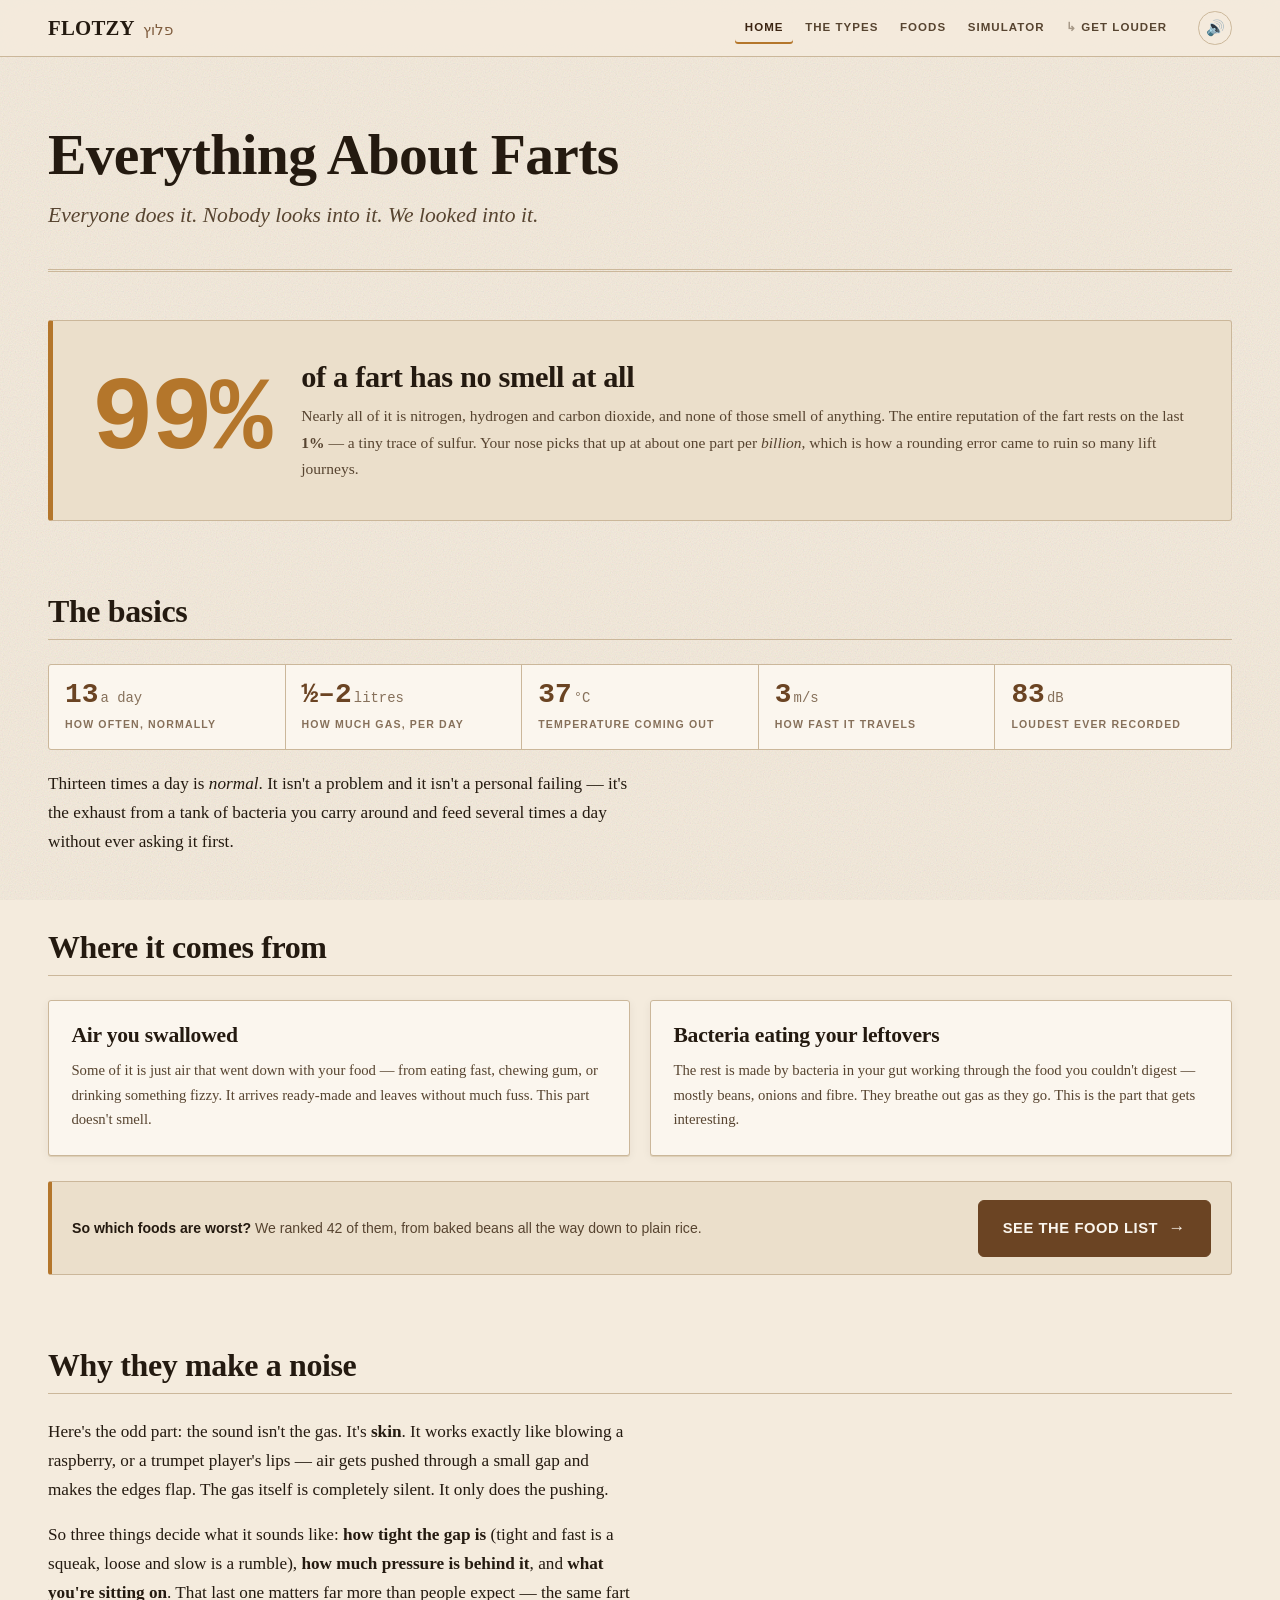
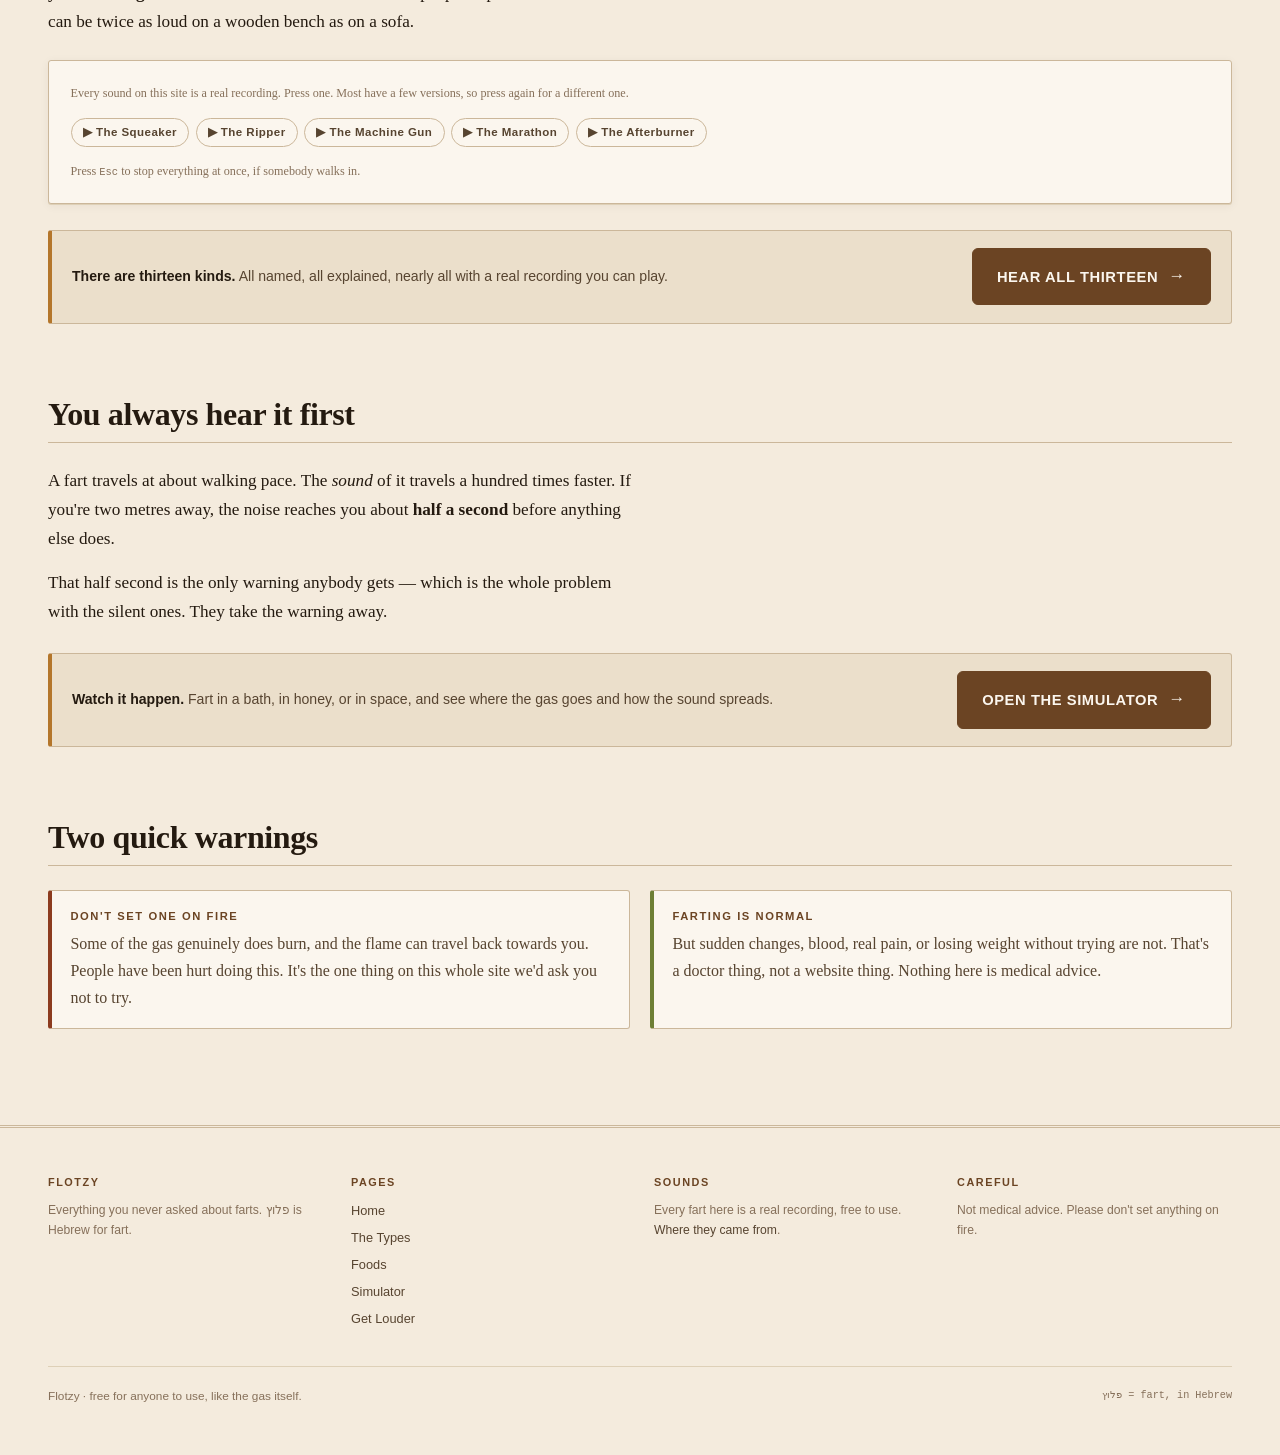
<file: index.html>
<!DOCTYPE html>
<html lang="en">
<head>
<meta charset="UTF-8">
<meta name="viewport" content="width=device-width, initial-scale=1">
<title>Flotzy — Everything About Farts</title>
<meta name="description" content="Why farts smell, what makes them, the thirteen types with real recordings, and a simulator that lets you fart in space.">
<meta property="og:title" content="Flotzy — Everything About Farts">
<meta property="og:description" content="99% of a fart has no smell. Here is the other 1%.">
<meta property="og:type" content="website">
<link rel="icon" href="data:image/svg+xml,%3Csvg xmlns='http://www.w3.org/2000/svg' viewBox='0 0 32 32'%3E%3Crect width='32' height='32' rx='7' fill='%236B4423'/%3E%3Cellipse cx='12' cy='19' rx='7' ry='5.5' fill='%23E1D2B9' opacity='.9'/%3E%3Cellipse cx='21' cy='14' rx='5' ry='4' fill='%23B4762B'/%3E%3Cellipse cx='24' cy='22' rx='3.4' ry='2.7' fill='%23E1D2B9' opacity='.7'/%3E%3C/svg%3E">
<link rel="stylesheet" href="assets/css/paper.css">
</head>
<body>

<a class="skip" href="#main">Skip to content</a>

<header class="topbar">
  <div class="shell topbar__in">
    <a class="wordmark" href="index.html">
      <b>FLOTZY</b>
      <span class="heb" lang="he" dir="rtl">פלוץ</span>
    </a>
    <nav class="nav" aria-label="Primary">
      <a href="index.html">Home</a>
      <a href="types.html">The Types</a>
      <a href="foods.html">Foods</a>
      <a href="science.html">Simulator</a>
      <a class="sub" href="amplification.html">Get Louder</a>
    </nav>
  </div>
</header>

<main id="main" class="shell paper-body">

  <div class="masthead">
    <h1>Everything About Farts</h1>
    <p class="subtitle">Everyone does it. Nobody looks into it. We looked into it.</p>
  </div>

  <div class="paper-grid section-gap">

    <!-- ============ THE BIG FACT ============ -->
    <div class="full">
      <div class="bigfact">
        <div class="bigfact__n">99%</div>
        <div>
          <h2>of a fart has no smell at all</h2>
          <p>Nearly all of it is nitrogen, hydrogen and carbon dioxide, and none of those smell of
            anything. The entire reputation of the fart rests on the last <b>1%</b> — a tiny trace of
            sulfur. Your nose picks that up at about one part per <i>billion</i>, which is how a
            rounding error came to ruin so many lift journeys.</p>
        </div>
      </div>
    </div>

    <!-- ============ QUICK FACTS ============ -->
    <section class="full">
      <h2 class="section-head">The basics</h2>
      <div class="metrics">
        <div class="metric"><div class="metric__v">13<small>a day</small></div><div class="metric__k">how often, normally</div></div>
        <div class="metric"><div class="metric__v">½–2<small>litres</small></div><div class="metric__k">how much gas, per day</div></div>
        <div class="metric"><div class="metric__v">37<small>°C</small></div><div class="metric__k">temperature coming out</div></div>
        <div class="metric"><div class="metric__v">3<small>m/s</small></div><div class="metric__k">how fast it travels</div></div>
        <div class="metric"><div class="metric__v">83<small>dB</small></div><div class="metric__k">loudest ever recorded</div></div>
      </div>
      <p class="prose" style="margin-top:1.25rem">Thirteen times a day is <i>normal</i>. It isn't a
        problem and it isn't a personal failing — it's the exhaust from a tank of bacteria you carry
        around and feed several times a day without ever asking it first.</p>
    </section>

    <!-- ============ WHERE IT COMES FROM ============ -->
    <section class="full">
      <h2 class="section-head">Where it comes from</h2>
      <div class="grid-2">
        <div class="card">
          <h3>Air you swallowed</h3>
          <p>Some of it is just air that went down with your food — from eating fast, chewing gum, or
            drinking something fizzy. It arrives ready-made and leaves without much fuss. This part
            doesn't smell.</p>
        </div>
        <div class="card">
          <h3>Bacteria eating your leftovers</h3>
          <p>The rest is made by bacteria in your gut working through the food you couldn't digest —
            mostly beans, onions and fibre. They breathe out gas as they go. This is the part that
            gets interesting.</p>
        </div>
      </div>

      <div class="cta">
        <p class="cta__text"><b>So which foods are worst?</b> We ranked 42 of them, from baked beans
          all the way down to plain rice.</p>
        <a class="btn btn--lg" href="foods.html">See the food list <span class="arrow">→</span></a>
      </div>
    </section>

    <!-- ============ THE SOUND ============ -->
    <section class="full">
      <h2 class="section-head">Why they make a noise</h2>
      <div class="prose flow-md">
        <p>Here's the odd part: the sound isn't the gas. It's <b>skin</b>. It works exactly like blowing
          a raspberry, or a trumpet player's lips — air gets pushed through a small gap and makes the
          edges flap. The gas itself is completely silent. It only does the pushing.</p>
        <p>So three things decide what it sounds like: <b>how tight the gap is</b> (tight and fast is a
          squeak, loose and slow is a rumble), <b>how much pressure is behind it</b>, and <b>what you're
          sitting on</b>. That last one matters far more than people expect — the same fart can be twice
          as loud on a wooden bench as on a sofa.</p>
      </div>

      <div class="full" style="margin-top:1.5rem">
        <div class="panel">
          <div class="panel__body">
            <p class="tiny muted" style="margin-bottom:.9rem">Every sound on this site is a real
              recording. Press one. Most have a few versions, so press again for a different one.</p>
            <div class="chips">
              <button class="chip" data-fart="squeaker" type="button">▶ The Squeaker</button>
              <button class="chip" data-fart="ripper" type="button">▶ The Ripper</button>
              <button class="chip" data-fart="machinegun" type="button">▶ The Machine Gun</button>
              <button class="chip" data-fart="marathon" type="button">▶ The Marathon</button>
              <button class="chip" data-fart="afterburner" type="button">▶ The Afterburner</button>
            </div>
            <p class="tiny muted" style="margin-top:.9rem">Press <kbd>Esc</kbd> to stop everything at
              once, if somebody walks in.</p>
          </div>
        </div>
      </div>

      <div class="cta">
        <p class="cta__text"><b>There are thirteen kinds.</b> All named, all explained, nearly all with
          a real recording you can play.</p>
        <a class="btn btn--lg" href="types.html">Hear all thirteen <span class="arrow">→</span></a>
      </div>
    </section>

    <!-- ============ SPEED ============ -->
    <section class="full">
      <h2 class="section-head">You always hear it first</h2>
      <div class="prose flow-md">
        <p>A fart travels at about walking pace. The <i>sound</i> of it travels a hundred times faster.
          If you're two metres away, the noise reaches you about <b>half a second</b> before anything
          else does.</p>
        <p>That half second is the only warning anybody gets — which is the whole problem with the
          silent ones. They take the warning away.</p>
      </div>

      <div class="cta">
        <p class="cta__text"><b>Watch it happen.</b> Fart in a bath, in honey, or in space, and see
          where the gas goes and how the sound spreads.</p>
        <a class="btn btn--lg" href="science.html">Open the simulator <span class="arrow">→</span></a>
      </div>
    </section>

    <!-- ============ SAFETY ============ -->
    <section class="full">
      <h2 class="section-head">Two quick warnings</h2>
      <div class="grid-2">
        <div class="note note--warn">
          <span class="note__title">Don't set one on fire</span>
          Some of the gas genuinely does burn, and the flame can travel back towards you. People have
          been hurt doing this. It's the one thing on this whole site we'd ask you not to try.
        </div>
        <div class="note note--tip">
          <span class="note__title">Farting is normal</span>
          But sudden changes, blood, real pain, or losing weight without trying are not. That's a doctor
          thing, not a website thing. Nothing here is medical advice.
        </div>
      </div>
    </section>

  </div>
</main>

<footer class="site-foot">
  <div class="shell">
    <div class="site-foot__grid">
      <div><h4>Flotzy</h4><p class="tiny">Everything you never asked about farts.
        <span lang="he" dir="rtl">פלוץ</span> is Hebrew for fart.</p></div>
      <div><h4>Pages</h4><ul>
        <li><a href="index.html">Home</a></li>
        <li><a href="types.html">The Types</a></li>
        <li><a href="foods.html">Foods</a></li>
        <li><a href="science.html">Simulator</a></li>
        <li><a href="amplification.html">Get Louder</a></li>
      </ul></div>
      <div><h4>Sounds</h4><p class="tiny">Every fart here is a real recording, free to use.
        <a href="types.html#provenance">Where they came from</a>.</p></div>
      <div><h4>Careful</h4><p class="tiny">Not medical advice. Please don't set anything on fire.</p></div>
    </div>
    <div class="site-foot__base">
      <span>Flotzy · free for anyone to use, like the gas itself.</span>
      <span class="mono"><span lang="he" dir="rtl">פלוץ</span> = fart, in Hebrew</span>
    </div>
  </div>
</footer>

<style>
  .bigfact {
    display: flex; flex-wrap: wrap; align-items: center; gap: 1.25rem 2rem;
    padding: clamp(1.4rem, 4vw, 2.4rem);
    background: var(--paper-2);
    border: 1px solid var(--rule);
    border-left: 5px solid var(--ochre);
    border-radius: var(--radius);
  }
  .bigfact__n {
    font-family: var(--mono); font-weight: 600;
    font-size: clamp(3.4rem, 2rem + 8vw, 6.5rem);
    line-height: .9; color: var(--ochre); letter-spacing: -.03em;
  }
  .bigfact > div:last-child { flex: 1 1 20rem; }
  .bigfact h2 { font-size: clamp(1.3rem, 1.1rem + 1vw, 1.9rem); margin-bottom: .5rem; }
  .bigfact p { font-size: .97rem; color: var(--ink-2); }
</style>

<script src="audio/manifest.js"></script>
<script src="audio/waveforms.js"></script>
<script src="assets/js/player.js"></script>
<script src="assets/js/site.js"></script>
</body>
</html>
</file>
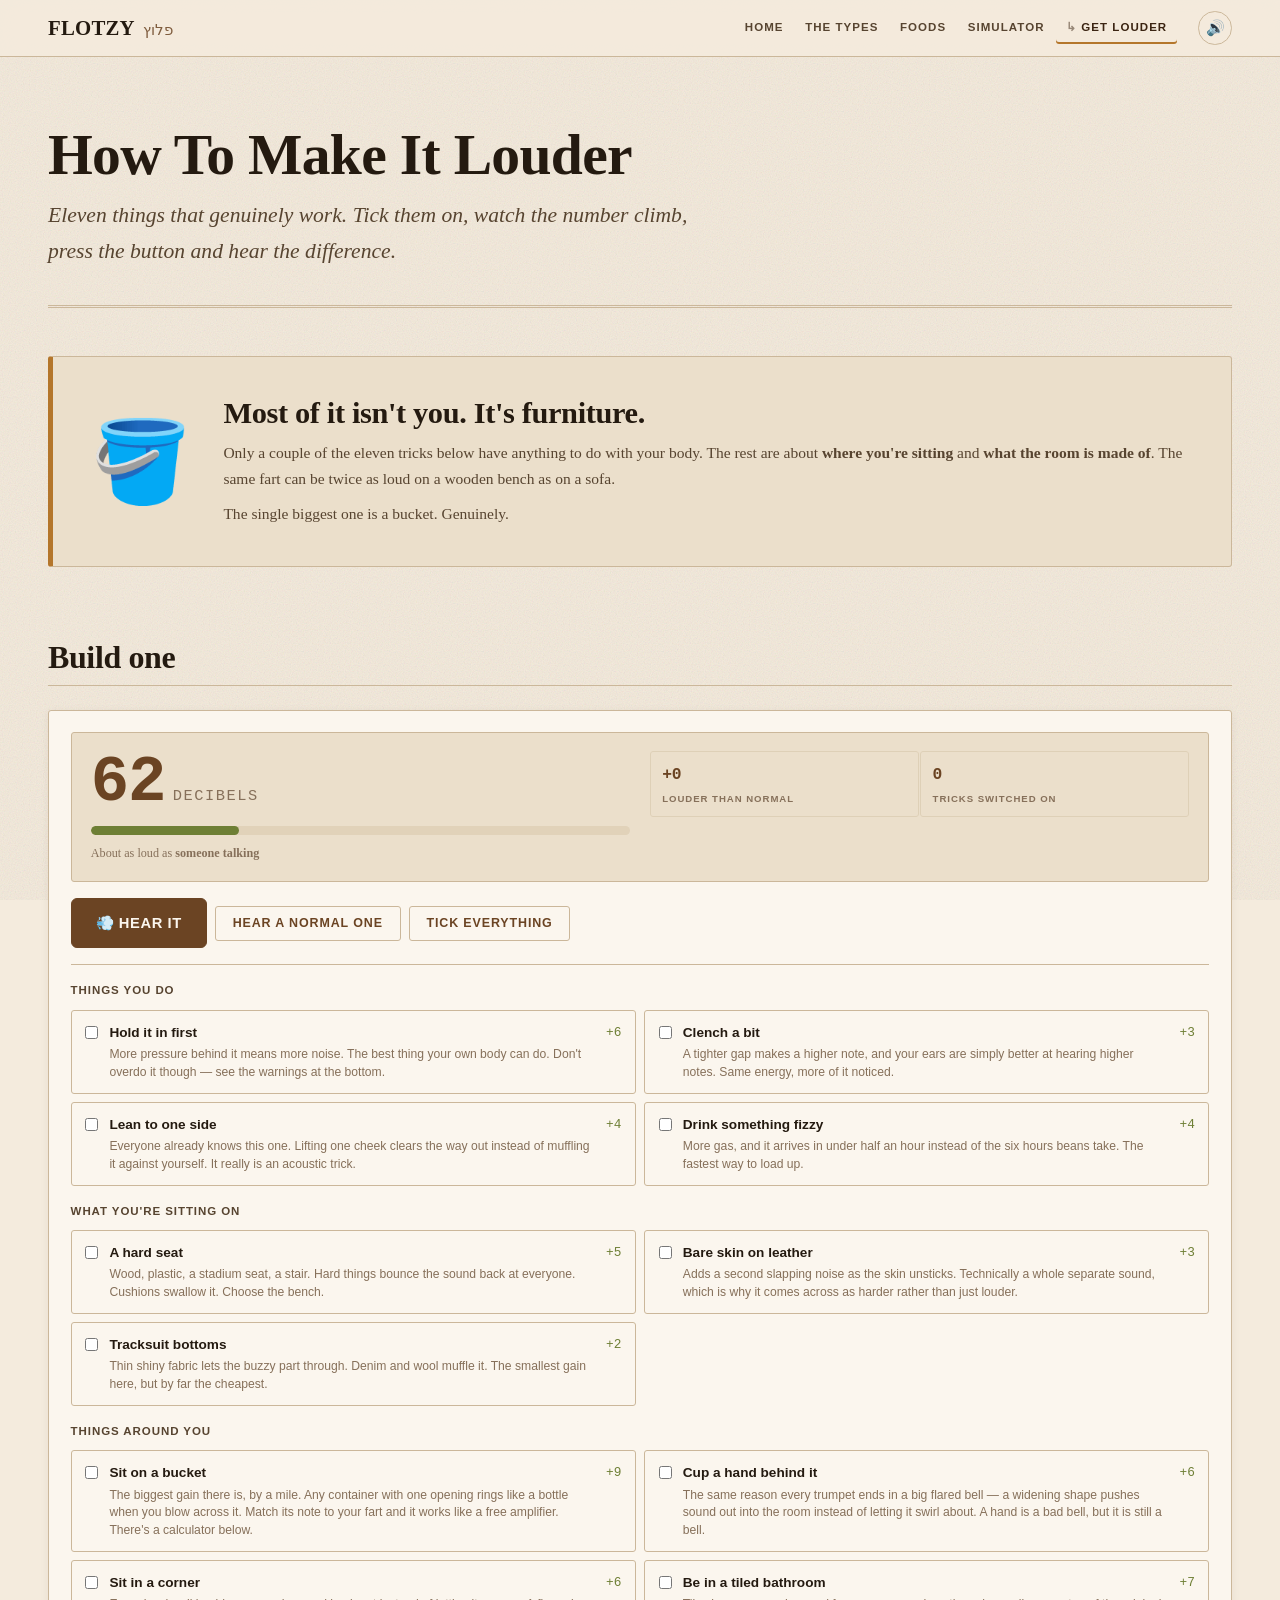
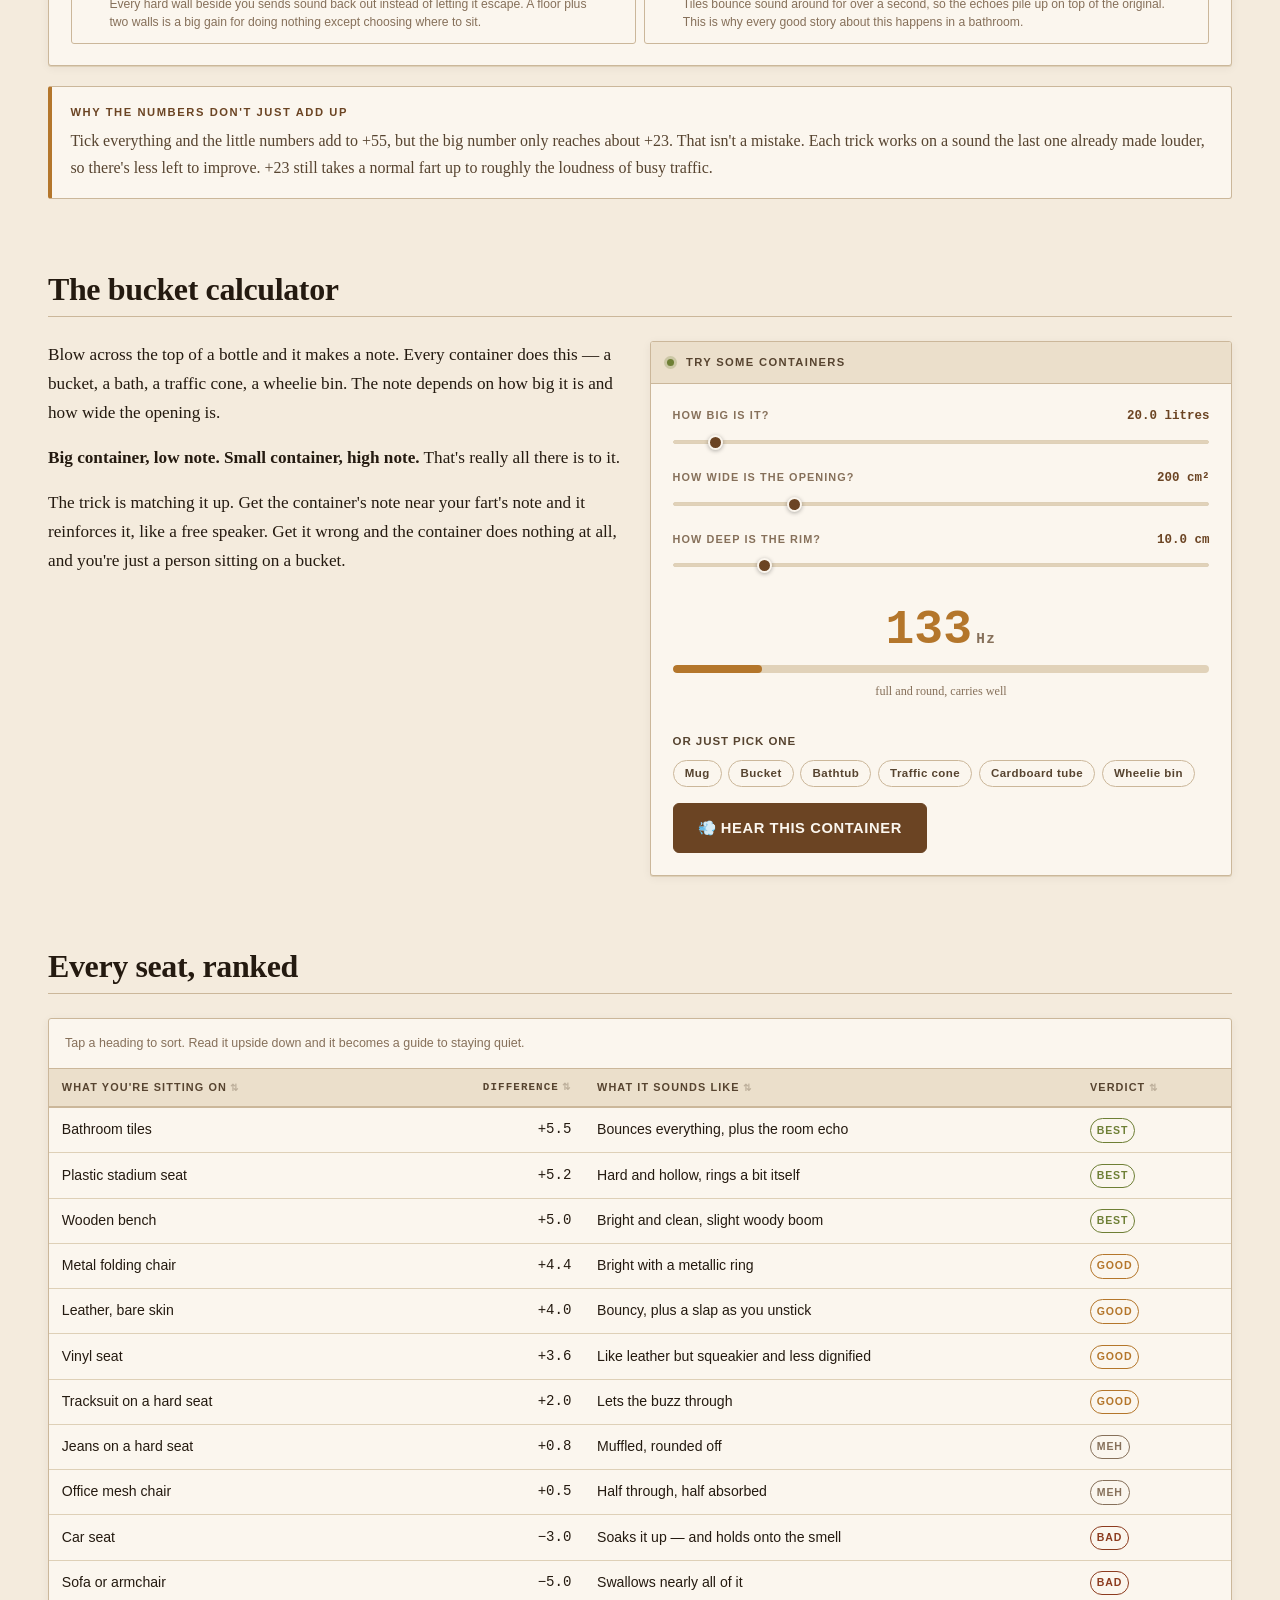
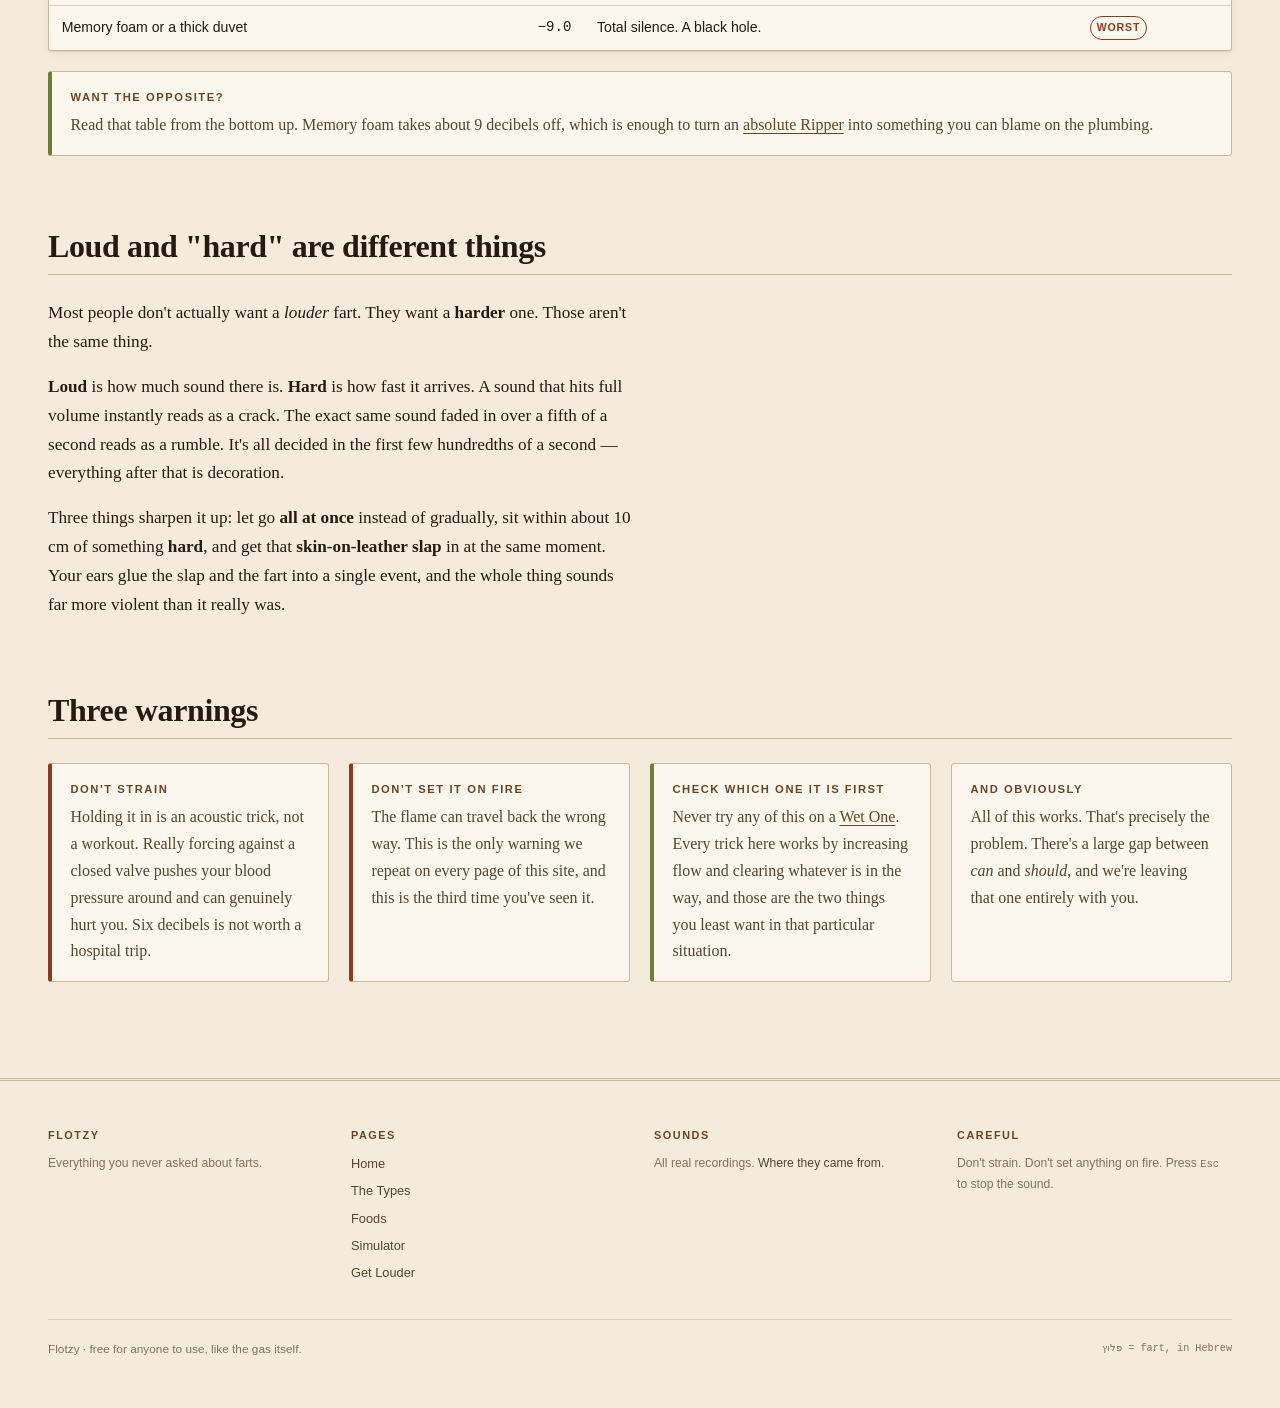
<file: amplification.html>
<!DOCTYPE html>
<html lang="en">
<head>
<meta charset="UTF-8">
<meta name="viewport" content="width=device-width, initial-scale=1">
<title>How To Make It Louder — Flotzy</title>
<meta name="description" content="Eleven things that make a fart louder, how much each one is worth, and a bucket calculator.">
<link rel="icon" href="data:image/svg+xml,%3Csvg xmlns='http://www.w3.org/2000/svg' viewBox='0 0 32 32'%3E%3Crect width='32' height='32' rx='7' fill='%236B4423'/%3E%3Cellipse cx='12' cy='19' rx='7' ry='5.5' fill='%23E1D2B9' opacity='.9'/%3E%3Cellipse cx='21' cy='14' rx='5' ry='4' fill='%23B4762B'/%3E%3Cellipse cx='24' cy='22' rx='3.4' ry='2.7' fill='%23E1D2B9' opacity='.7'/%3E%3C/svg%3E">
<link rel="stylesheet" href="assets/css/paper.css">
</head>
<body>

<a class="skip" href="#main">Skip to content</a>

<header class="topbar">
  <div class="shell topbar__in">
    <a class="wordmark" href="index.html"><b>FLOTZY</b><span class="heb" lang="he" dir="rtl">פלוץ</span></a>
    <nav class="nav" aria-label="Primary">
      <a href="index.html">Home</a>
      <a href="types.html">The Types</a>
      <a href="foods.html">Foods</a>
      <a href="science.html">Simulator</a>
      <a class="sub" href="amplification.html">Get Louder</a>
    </nav>
  </div>
</header>

<main id="main" class="shell paper-body">

  <div class="masthead">
    <h1>How To Make It Louder</h1>
    <p class="subtitle">Eleven things that genuinely work. Tick them on, watch the number climb, press
      the button and hear the difference.</p>
  </div>

  <div class="paper-grid section-gap">

    <div class="full">
      <div class="bigfact">
        <div class="bigfact__n">🪣</div>
        <div>
          <h2>Most of it isn't you. It's furniture.</h2>
          <p>Only a couple of the eleven tricks below have anything to do with your body. The rest are
            about <b>where you're sitting</b> and <b>what the room is made of</b>. The same fart can be
            twice as loud on a wooden bench as on a sofa.</p>
          <p>The single biggest one is a bucket. Genuinely.</p>
        </div>
      </div>
    </div>

    <!-- ============ THE STACK ============ -->
    <section class="full" id="stack">
      <h2 class="section-head">Build one</h2>

      <div class="panel">
        <div class="panel__body flow-md">

          <div class="splbox">
            <div>
              <div class="splbox__v"><span id="splTotal">62</span><small>decibels</small></div>
              <div class="meter" id="splMeter" style="--v:27.5;--c:var(--methane);height:9px;margin:.7rem 0 .5rem"></div>
              <p class="tiny muted">About as loud as <b id="splCompare">someone talking</b></p>
            </div>
            <div class="readouts" style="align-content:start">
              <div class="readout"><b id="splGain">+0</b><span>louder than normal</span></div>
              <div class="readout"><b id="splCount">0</b><span>tricks switched on</span></div>
            </div>
          </div>

          <p class="note note--warn tiny" id="hearingWarn" hidden>
            <span class="note__title">That's properly loud now</span>
            Anything above 85 decibels damages your hearing if you sit in it all day. Nobody has ever
            farted for eight hours straight, but we thought we'd mention it.
          </p>

          <div class="btn-row">
            <button class="btn btn--lg" id="ampFire" type="button">💨 Hear it</button>
            <button class="btn btn--ghost" id="ampBaseline" type="button">Hear a normal one</button>
            <button class="btn btn--ghost" id="ampAll" type="button">Tick everything</button>
          </div>

          <hr class="hr">

          <div>
            <div class="ctrl-label">Things you do</div>
            <div class="switches">
              <label class="switch">
                <input type="checkbox" data-tech="holdItIn">
                <span><b>Hold it in first</b>
                  <small>More pressure behind it means more noise. The best thing your own body can do.
                  Don't overdo it though — see the warnings at the bottom.</small></span>
                <span class="gain">+6</span>
              </label>
              <label class="switch">
                <input type="checkbox" data-tech="clench">
                <span><b>Clench a bit</b>
                  <small>A tighter gap makes a higher note, and your ears are simply better at hearing
                  higher notes. Same energy, more of it noticed.</small></span>
                <span class="gain">+3</span>
              </label>
              <label class="switch">
                <input type="checkbox" data-tech="lean">
                <span><b>Lean to one side</b>
                  <small>Everyone already knows this one. Lifting one cheek clears the way out instead
                  of muffling it against yourself. It really is an acoustic trick.</small></span>
                <span class="gain">+4</span>
              </label>
              <label class="switch">
                <input type="checkbox" data-tech="fizzy">
                <span><b>Drink something fizzy</b>
                  <small>More gas, and it arrives in under half an hour instead of the six hours beans
                  take. The fastest way to load up.</small></span>
                <span class="gain">+4</span>
              </label>
            </div>
          </div>

          <div id="substrate">
            <div class="ctrl-label">What you're sitting on</div>
            <div class="switches">
              <label class="switch">
                <input type="checkbox" data-tech="hardSeat">
                <span><b>A hard seat</b>
                  <small>Wood, plastic, a stadium seat, a stair. Hard things bounce the sound back at
                  everyone. Cushions swallow it. Choose the bench.</small></span>
                <span class="gain">+5</span>
              </label>
              <label class="switch">
                <input type="checkbox" data-tech="bareSkin">
                <span><b>Bare skin on leather</b>
                  <small>Adds a second slapping noise as the skin unsticks. Technically a whole separate
                  sound, which is why it comes across as harder rather than just louder.</small></span>
                <span class="gain">+3</span>
              </label>
              <label class="switch">
                <input type="checkbox" data-tech="tracksuit">
                <span><b>Tracksuit bottoms</b>
                  <small>Thin shiny fabric lets the buzzy part through. Denim and wool muffle it. The
                  smallest gain here, but by far the cheapest.</small></span>
                <span class="gain">+2</span>
              </label>
            </div>
          </div>

          <div>
            <div class="ctrl-label">Things around you</div>
            <div class="switches">
              <label class="switch">
                <input type="checkbox" data-tech="bucket">
                <span><b>Sit on a bucket</b>
                  <small>The biggest gain there is, by a mile. Any container with one opening rings like
                  a bottle when you blow across it. Match its note to your fart and it works like a free
                  amplifier. There's a calculator below.</small></span>
                <span class="gain">+9</span>
              </label>
              <label class="switch">
                <input type="checkbox" data-tech="cuppedHand">
                <span><b>Cup a hand behind it</b>
                  <small>The same reason every trumpet ends in a big flared bell — a widening shape
                  pushes sound out into the room instead of letting it swirl about. A hand is a bad bell,
                  but it is still a bell.</small></span>
                <span class="gain">+6</span>
              </label>
              <label class="switch">
                <input type="checkbox" data-tech="corner">
                <span><b>Sit in a corner</b>
                  <small>Every hard wall beside you sends sound back out instead of letting it escape.
                  A floor plus two walls is a big gain for doing nothing except choosing where to
                  sit.</small></span>
                <span class="gain">+6</span>
              </label>
              <label class="switch">
                <input type="checkbox" data-tech="bathroom">
                <span><b>Be in a tiled bathroom</b>
                  <small>Tiles bounce sound around for over a second, so the echoes pile up on top of
                  the original. This is why every good story about this happens in a bathroom.</small></span>
                <span class="gain">+7</span>
              </label>
            </div>
          </div>

        </div>
      </div>

      <div class="note note--data" style="margin-top:1.25rem">
        <span class="note__title">Why the numbers don't just add up</span>
        Tick everything and the little numbers add to +55, but the big number only reaches about +23.
        That isn't a mistake. Each trick works on a sound the last one already made louder, so there's
        less left to improve. +23 still takes a normal fart up to roughly the loudness of busy traffic.
      </div>
    </section>

    <!-- ============ THE BUCKET ============ -->
    <section class="full" id="bucket">
      <h2 class="section-head">The bucket calculator</h2>

      <div class="grid-2">
        <div class="prose flow-md">
          <p>Blow across the top of a bottle and it makes a note. Every container does this — a bucket,
            a bath, a traffic cone, a wheelie bin. The note depends on how big it is and how wide the
            opening is.</p>
          <p><b>Big container, low note. Small container, high note.</b> That's really all there is
            to it.</p>
          <p>The trick is matching it up. Get the container's note near your fart's note and it
            reinforces it, like a free speaker. Get it wrong and the container does nothing at all, and
            you're just a person sitting on a bucket.</p>
        </div>

        <div class="panel">
          <div class="panel__bar"><span class="dot"></span> Try some containers</div>
          <div class="panel__body flow-md">
            <div class="ctrl">
              <label for="hV">How big is it? <output data-unit=" litres">20</output></label>
              <input type="range" id="hV" min="0.3" max="300" step="0.1" value="20">
            </div>
            <div class="ctrl">
              <label for="hA">How wide is the opening? <output data-unit=" cm²">200</output></label>
              <input type="range" id="hA" min="5" max="900" step="5" value="200">
            </div>
            <div class="ctrl">
              <label for="hL">How deep is the rim? <output data-unit=" cm">10</output></label>
              <input type="range" id="hL" min="0.5" max="60" step="0.5" value="10">
            </div>

            <div class="hres">
              <div class="hres__v"><span id="hOut">—</span><small>Hz</small></div>
              <div class="meter" id="hMeter" style="--v:20;--c:var(--ochre);height:8px"></div>
              <p class="tiny muted" id="hNote"></p>
            </div>

            <div>
              <div class="ctrl-label">Or just pick one</div>
              <div class="chips">
                <button class="chip" type="button" data-cavity="0.4,28,8">Mug</button>
                <button class="chip" type="button" data-cavity="20,200,10">Bucket</button>
                <button class="chip" type="button" data-cavity="150,600,6">Bathtub</button>
                <button class="chip" type="button" data-cavity="30,320,45">Traffic cone</button>
                <button class="chip" type="button" data-cavity="3,45,60">Cardboard tube</button>
                <button class="chip" type="button" data-cavity="200,900,12">Wheelie bin</button>
              </div>
            </div>

            <button class="btn btn--lg" id="hHear" type="button">💨 Hear this container</button>
          </div>
        </div>
      </div>
    </section>

    <!-- ============ SEATS ============ -->
    <section class="full">
      <h2 class="section-head">Every seat, ranked</h2>
      <div class="table-wrap">
        <table data-sortable>
          <caption>Tap a heading to sort. Read it upside down and it becomes a guide to staying quiet.</caption>
          <thead>
            <tr>
              <th data-sort="text">What you're sitting on</th>
              <th class="num" data-sort="num">Difference</th>
              <th data-sort="text">What it sounds like</th>
              <th data-sort="text">Verdict</th>
            </tr>
          </thead>
          <tbody>
            <tr><td>Bathroom tiles</td><td class="num">+5.5</td><td>Bounces everything, plus the room echo</td><td><span class="tag tag--meth">Best</span></td></tr>
            <tr><td>Plastic stadium seat</td><td class="num">+5.2</td><td>Hard and hollow, rings a bit itself</td><td><span class="tag tag--meth">Best</span></td></tr>
            <tr><td>Wooden bench</td><td class="num">+5.0</td><td>Bright and clean, slight woody boom</td><td><span class="tag tag--meth">Best</span></td></tr>
            <tr><td>Metal folding chair</td><td class="num">+4.4</td><td>Bright with a metallic ring</td><td><span class="tag tag--ochre">Good</span></td></tr>
            <tr><td>Leather, bare skin</td><td class="num">+4.0</td><td>Bouncy, plus a slap as you unstick</td><td><span class="tag tag--ochre">Good</span></td></tr>
            <tr><td>Vinyl seat</td><td class="num">+3.6</td><td>Like leather but squeakier and less dignified</td><td><span class="tag tag--ochre">Good</span></td></tr>
            <tr><td>Tracksuit on a hard seat</td><td class="num">+2.0</td><td>Lets the buzz through</td><td><span class="tag tag--ochre">Good</span></td></tr>
            <tr><td>Jeans on a hard seat</td><td class="num">+0.8</td><td>Muffled, rounded off</td><td><span class="tag">Meh</span></td></tr>
            <tr><td>Office mesh chair</td><td class="num">+0.5</td><td>Half through, half absorbed</td><td><span class="tag">Meh</span></td></tr>
            <tr><td>Car seat</td><td class="num">−3.0</td><td>Soaks it up — and holds onto the smell</td><td><span class="tag tag--haz">Bad</span></td></tr>
            <tr><td>Sofa or armchair</td><td class="num">−5.0</td><td>Swallows nearly all of it</td><td><span class="tag tag--haz">Bad</span></td></tr>
            <tr><td>Memory foam or a thick duvet</td><td class="num">−9.0</td><td>Total silence. A black hole.</td><td><span class="tag tag--haz">Worst</span></td></tr>
          </tbody>
        </table>
      </div>

      <div class="note note--tip" style="margin-top:1.25rem">
        <span class="note__title">Want the opposite?</span>
        Read that table from the bottom up. Memory foam takes about 9 decibels off, which is enough to
        turn an <a href="types.html#ripper">absolute Ripper</a> into something you can blame on the
        plumbing.
      </div>
    </section>

    <!-- ============ LOUD VS HARD ============ -->
    <section class="full">
      <h2 class="section-head">Loud and "hard" are different things</h2>
      <div class="prose flow-md">
        <p>Most people don't actually want a <i>louder</i> fart. They want a <b>harder</b> one. Those
          aren't the same thing.</p>
        <p><b>Loud</b> is how much sound there is. <b>Hard</b> is how fast it arrives. A sound that hits
          full volume instantly reads as a crack. The exact same sound faded in over a fifth of a second
          reads as a rumble. It's all decided in the first few hundredths of a second — everything after
          that is decoration.</p>
        <p>Three things sharpen it up: let go <b>all at once</b> instead of gradually, sit within about
          10 cm of something <b>hard</b>, and get that <b>skin-on-leather slap</b> in at the same
          moment. Your ears glue the slap and the fart into a single event, and the whole thing sounds
          far more violent than it really was.</p>
      </div>
    </section>

    <!-- ============ SAFETY ============ -->
    <section class="full">
      <h2 class="section-head">Three warnings</h2>
      <div class="grid-2">
        <div class="note note--warn">
          <span class="note__title">Don't strain</span>
          Holding it in is an acoustic trick, not a workout. Really forcing against a closed valve pushes
          your blood pressure around and can genuinely hurt you. Six decibels is not worth a hospital
          trip.
        </div>
        <div class="note note--warn">
          <span class="note__title">Don't set it on fire</span>
          The flame can travel back the wrong way. This is the only warning we repeat on every page of
          this site, and this is the third time you've seen it.
        </div>
        <div class="note note--tip">
          <span class="note__title">Check which one it is first</span>
          Never try any of this on a <a href="types.html#wet">Wet One</a>. Every trick here works by
          increasing flow and clearing whatever is in the way, and those are the two things you least
          want in that particular situation.
        </div>
        <div class="note">
          <span class="note__title">And obviously</span>
          All of this works. That's precisely the problem. There's a large gap between <i>can</i> and
          <i>should</i>, and we're leaving that one entirely with you.
        </div>
      </div>
    </section>

  </div>
</main>

<footer class="site-foot">
  <div class="shell">
    <div class="site-foot__grid">
      <div><h4>Flotzy</h4><p class="tiny">Everything you never asked about farts.</p></div>
      <div><h4>Pages</h4><ul>
        <li><a href="index.html">Home</a></li>
        <li><a href="types.html">The Types</a></li>
        <li><a href="foods.html">Foods</a></li>
        <li><a href="science.html">Simulator</a></li>
        <li><a href="amplification.html">Get Louder</a></li>
      </ul></div>
      <div><h4>Sounds</h4><p class="tiny">All real recordings.
        <a href="types.html#provenance">Where they came from</a>.</p></div>
      <div><h4>Careful</h4><p class="tiny">Don't strain. Don't set anything on fire. Press <kbd>Esc</kbd>
        to stop the sound.</p></div>
    </div>
    <div class="site-foot__base">
      <span>Flotzy · free for anyone to use, like the gas itself.</span>
      <span class="mono"><span lang="he" dir="rtl">פלוץ</span> = fart, in Hebrew</span>
    </div>
  </div>
</footer>

<style>
  .bigfact {
    display: flex; flex-wrap: wrap; align-items: center; gap: 1.25rem 2rem;
    padding: clamp(1.4rem, 4vw, 2.4rem);
    background: var(--paper-2); border: 1px solid var(--rule);
    border-left: 5px solid var(--ochre); border-radius: var(--radius);
  }
  .bigfact__n { font-size: clamp(3rem, 2rem + 6vw, 5rem); line-height: .9; }
  .bigfact > div:last-child { flex: 1 1 20rem; }
  .bigfact h2 { font-size: clamp(1.3rem, 1.1rem + 1vw, 1.9rem); margin-bottom: .5rem; }
  .bigfact p { font-size: .97rem; color: var(--ink-2); }
  .bigfact p + p { margin-top: .6rem; }

  .ctrl-label {
    font-family: var(--sans); font-size: .72rem; font-weight: 700;
    letter-spacing: .08em; text-transform: uppercase; color: var(--ink-2);
    margin-bottom: .55rem;
  }
  .switches { display: grid; gap: .5rem; }
  @media (min-width: 900px) { .switches { grid-template-columns: 1fr 1fr; } }

  .splbox {
    display: grid; gap: 1.25rem; align-items: start;
    padding: 1.1rem 1.2rem; background: var(--paper-2);
    border: 1px solid var(--rule); border-radius: var(--radius);
  }
  @media (min-width: 700px) { .splbox { grid-template-columns: minmax(0, 1fr) minmax(0, 1fr); } }
  .splbox__v {
    font-family: var(--mono); font-size: clamp(2.6rem, 1.8rem + 3.5vw, 4rem);
    font-weight: 600; line-height: 1; color: var(--brown);
    font-variant-numeric: tabular-nums; letter-spacing: -.02em;
  }
  .splbox__v small {
    font-size: .24em; color: var(--ink-3); font-weight: 400;
    letter-spacing: .1em; margin-left: .5em; text-transform: uppercase;
  }

  .hres { text-align: center; padding: .9rem 0; }
  .hres__v {
    font-family: var(--mono); font-size: clamp(2rem, 1.5rem + 2.5vw, 3rem);
    font-weight: 600; color: var(--ochre); line-height: 1; font-variant-numeric: tabular-nums;
  }
  .hres__v small { font-size: .3em; color: var(--ink-3); margin-left: .3em; letter-spacing: .1em; }
  .hres .meter { margin: .7rem 0 .5rem; }
</style>

<script src="audio/manifest.js"></script>
<script src="audio/waveforms.js"></script>
<script src="assets/js/player.js"></script>
<script src="assets/js/site.js"></script>
<script src="assets/js/amp.js"></script>
</body>
</html>
</file>
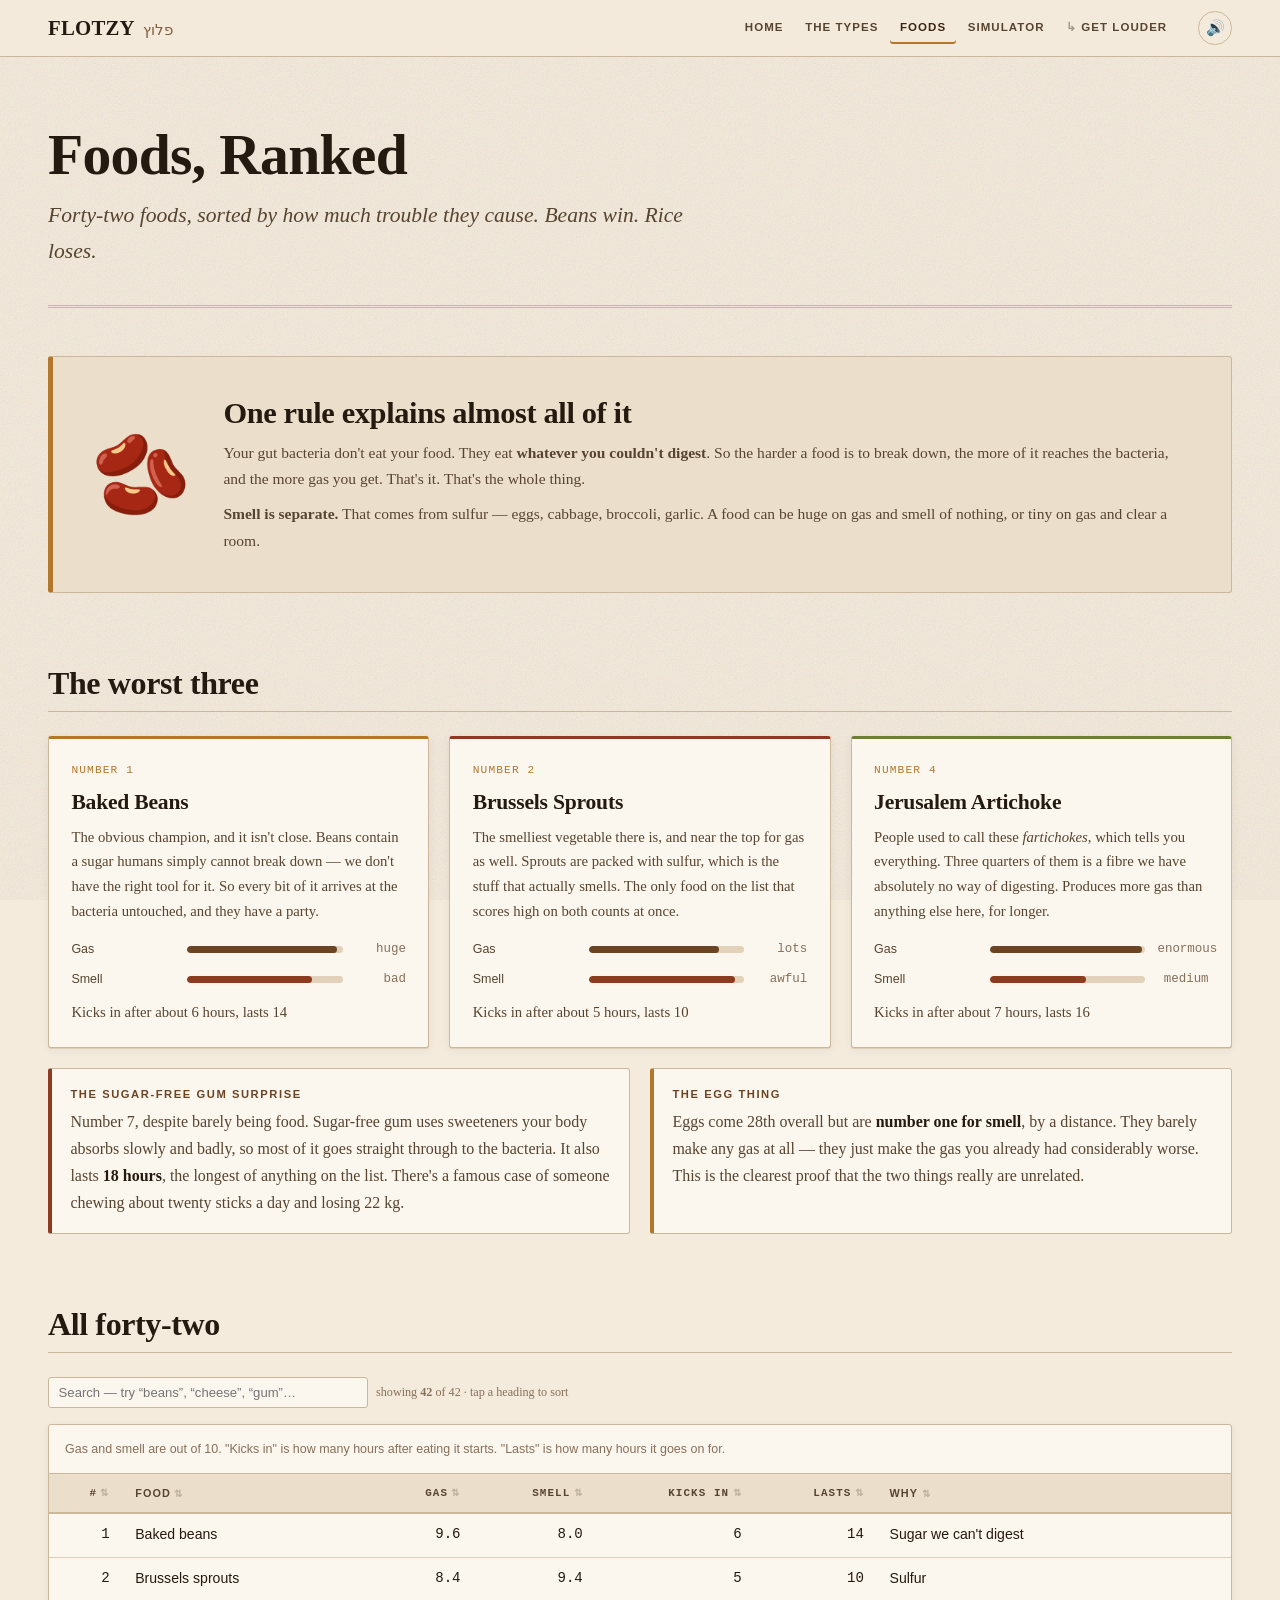
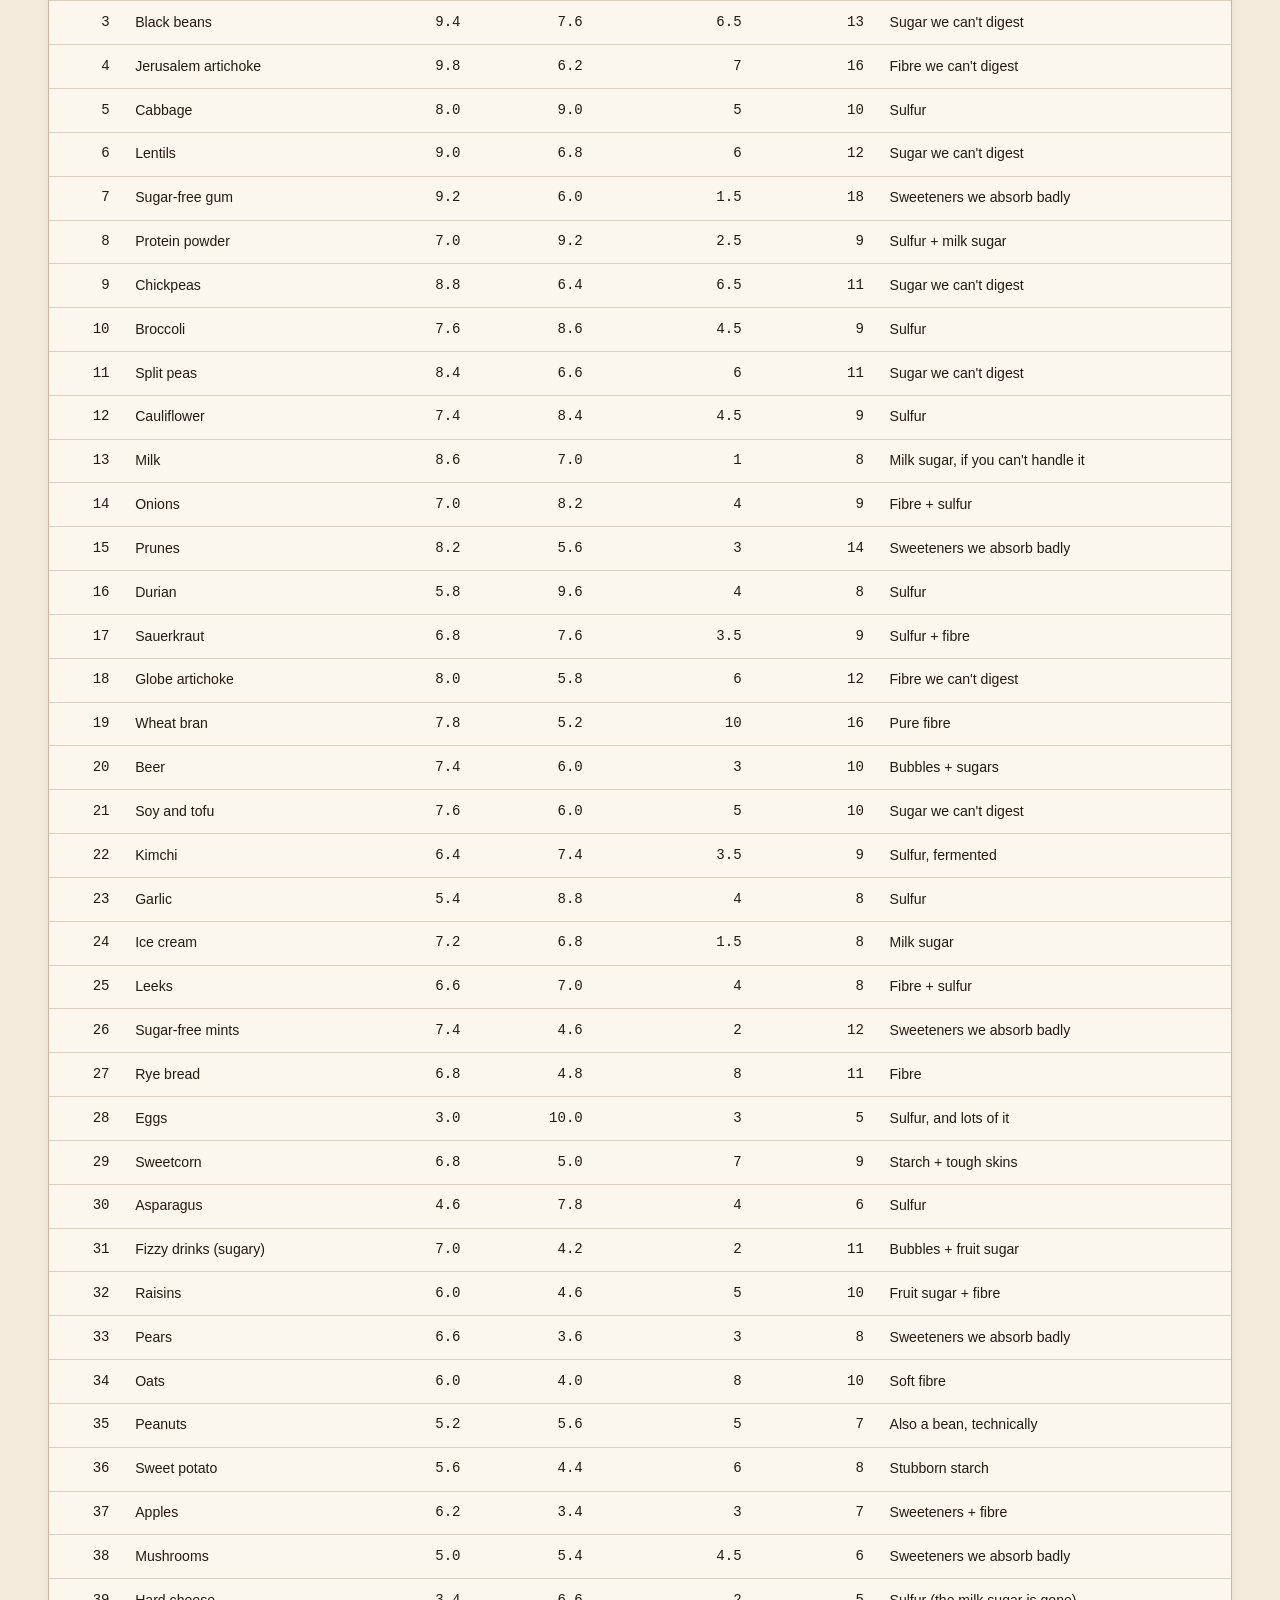
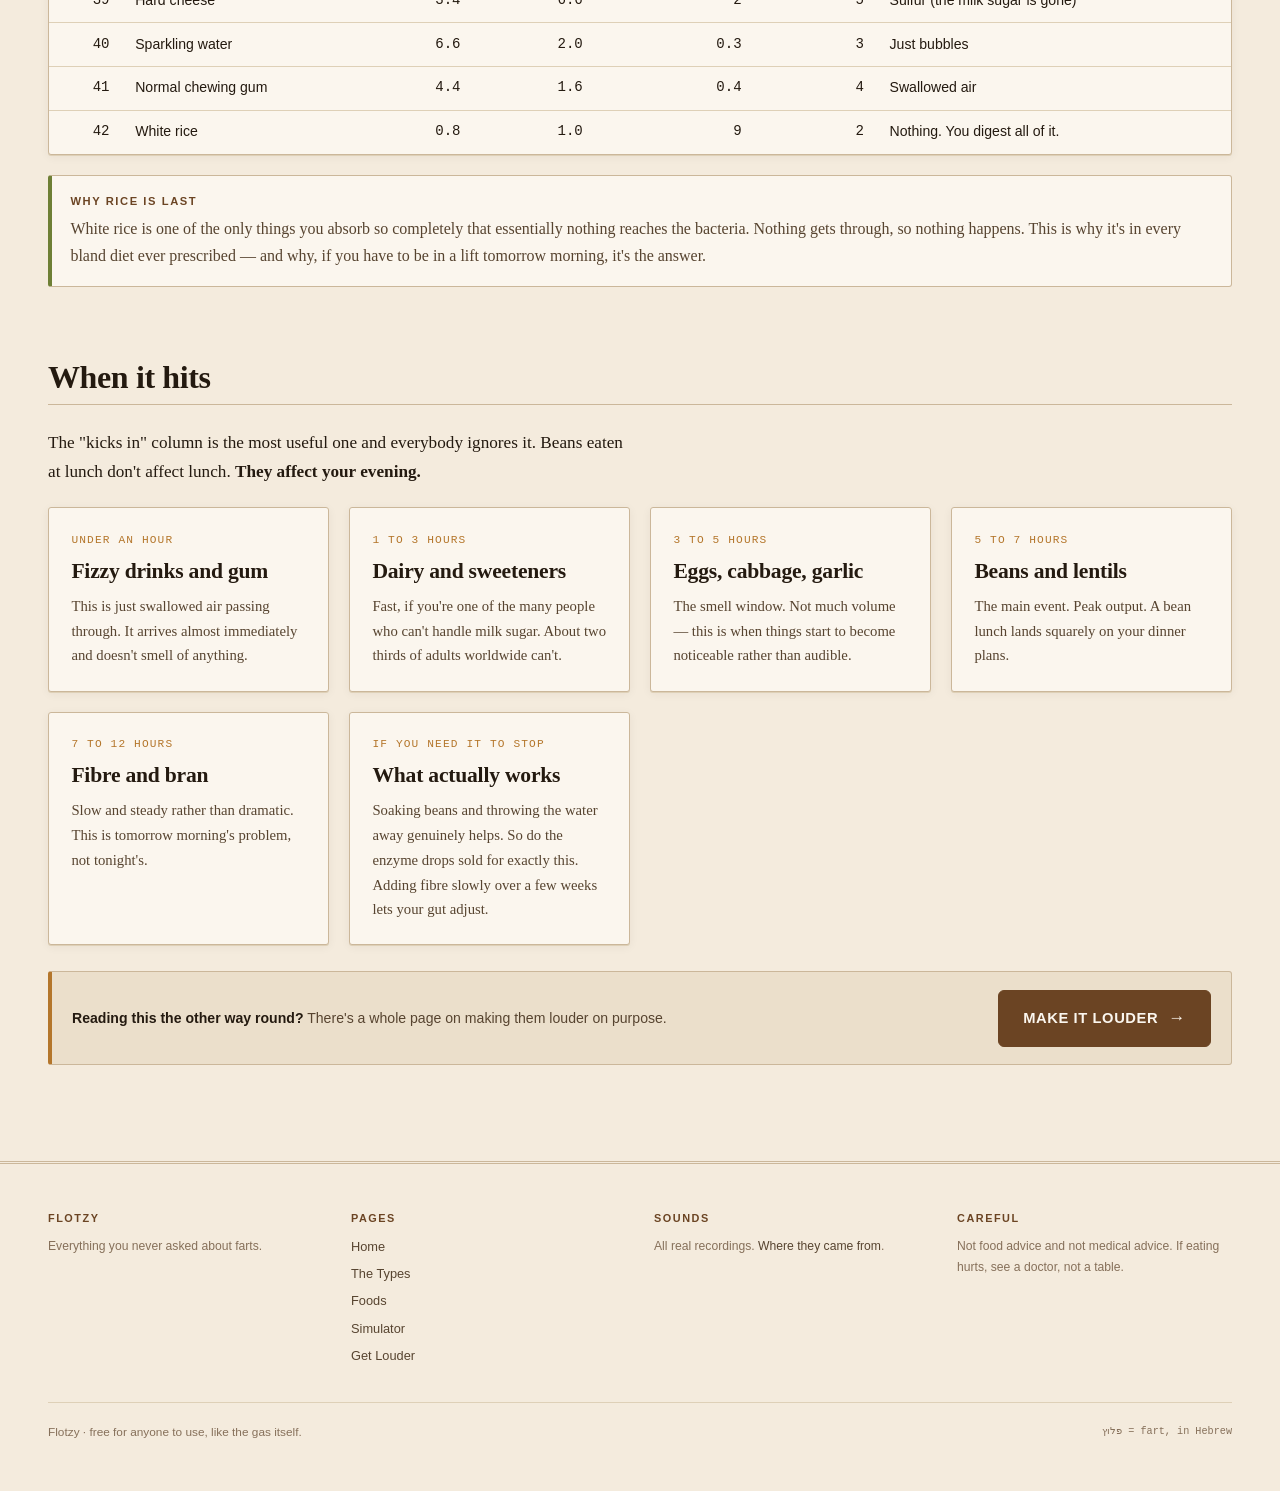
<file: foods.html>
<!DOCTYPE html>
<html lang="en">
<head>
<meta charset="UTF-8">
<meta name="viewport" content="width=device-width, initial-scale=1">
<title>Foods, Ranked — Flotzy</title>
<meta name="description" content="42 foods ranked by how much gas they make, how bad they smell, and how long you have before they kick in.">
<link rel="icon" href="data:image/svg+xml,%3Csvg xmlns='http://www.w3.org/2000/svg' viewBox='0 0 32 32'%3E%3Crect width='32' height='32' rx='7' fill='%236B4423'/%3E%3Cellipse cx='12' cy='19' rx='7' ry='5.5' fill='%23E1D2B9' opacity='.9'/%3E%3Cellipse cx='21' cy='14' rx='5' ry='4' fill='%23B4762B'/%3E%3Cellipse cx='24' cy='22' rx='3.4' ry='2.7' fill='%23E1D2B9' opacity='.7'/%3E%3C/svg%3E">
<link rel="stylesheet" href="assets/css/paper.css">
</head>
<body>

<a class="skip" href="#main">Skip to content</a>

<header class="topbar">
  <div class="shell topbar__in">
    <a class="wordmark" href="index.html"><b>FLOTZY</b><span class="heb" lang="he" dir="rtl">פלוץ</span></a>
    <nav class="nav" aria-label="Primary">
      <a href="index.html">Home</a>
      <a href="types.html">The Types</a>
      <a href="foods.html">Foods</a>
      <a href="science.html">Simulator</a>
      <a class="sub" href="amplification.html">Get Louder</a>
    </nav>
  </div>
</header>

<main id="main" class="shell paper-body">

  <div class="masthead">
    <h1>Foods, Ranked</h1>
    <p class="subtitle">Forty-two foods, sorted by how much trouble they cause. Beans win. Rice loses.</p>
  </div>

  <div class="paper-grid section-gap">

    <!-- ============ THE RULE ============ -->
    <div class="full">
      <div class="bigfact">
        <div class="bigfact__n">🫘</div>
        <div>
          <h2>One rule explains almost all of it</h2>
          <p>Your gut bacteria don't eat your food. They eat <b>whatever you couldn't digest</b>. So the
            harder a food is to break down, the more of it reaches the bacteria, and the more gas you
            get. That's it. That's the whole thing.</p>
          <p><b>Smell is separate.</b> That comes from sulfur — eggs, cabbage, broccoli, garlic. A food
            can be huge on gas and smell of nothing, or tiny on gas and clear a room.</p>
        </div>
      </div>
    </div>

    <!-- ============ TOP 3 ============ -->
    <section class="full">
      <h2 class="section-head">The worst three</h2>
      <div class="cards">
        <div class="card podium podium--1">
          <span class="card__no">Number 1</span>
          <h3>Baked Beans</h3>
          <p>The obvious champion, and it isn't close. Beans contain a sugar humans simply cannot break
            down — we don't have the right tool for it. So every bit of it arrives at the bacteria
            untouched, and they have a party.</p>
          <div class="flow-sm" style="margin-top:.4rem">
            <div class="meter-row"><span>Gas</span><div class="meter" data-v="96" style="--c:var(--brown)"></div><span class="val">huge</span></div>
            <div class="meter-row"><span>Smell</span><div class="meter" data-v="80" style="--c:var(--hazard)"></div><span class="val">bad</span></div>
          </div>
          <p class="tiny muted">Kicks in after about 6 hours, lasts 14</p>
        </div>

        <div class="card podium podium--2">
          <span class="card__no">Number 2</span>
          <h3>Brussels Sprouts</h3>
          <p>The smelliest vegetable there is, and near the top for gas as well. Sprouts are packed with
            sulfur, which is the stuff that actually smells. The only food on the list that scores high
            on both counts at once.</p>
          <div class="flow-sm" style="margin-top:.4rem">
            <div class="meter-row"><span>Gas</span><div class="meter" data-v="84" style="--c:var(--brown)"></div><span class="val">lots</span></div>
            <div class="meter-row"><span>Smell</span><div class="meter" data-v="94" style="--c:var(--hazard)"></div><span class="val">awful</span></div>
          </div>
          <p class="tiny muted">Kicks in after about 5 hours, lasts 10</p>
        </div>

        <div class="card podium podium--3">
          <span class="card__no">Number 4</span>
          <h3>Jerusalem Artichoke</h3>
          <p>People used to call these <i>fartichokes</i>, which tells you everything. Three quarters of
            them is a fibre we have absolutely no way of digesting. Produces more gas than anything else
            here, for longer.</p>
          <div class="flow-sm" style="margin-top:.4rem">
            <div class="meter-row"><span>Gas</span><div class="meter" data-v="98" style="--c:var(--brown)"></div><span class="val">enormous</span></div>
            <div class="meter-row"><span>Smell</span><div class="meter" data-v="62" style="--c:var(--hazard)"></div><span class="val">medium</span></div>
          </div>
          <p class="tiny muted">Kicks in after about 7 hours, lasts 16</p>
        </div>
      </div>

      <div class="grid-2" style="margin-top:1.25rem">
        <div class="note note--warn">
          <span class="note__title">The sugar-free gum surprise</span>
          Number 7, despite barely being food. Sugar-free gum uses sweeteners your body absorbs slowly
          and badly, so most of it goes straight through to the bacteria. It also lasts <b>18 hours</b>,
          the longest of anything on the list. There's a famous case of someone chewing about twenty
          sticks a day and losing 22 kg.
        </div>
        <div class="note note--data">
          <span class="note__title">The egg thing</span>
          Eggs come 28th overall but are <b>number one for smell</b>, by a distance. They barely make any
          gas at all — they just make the gas you already had considerably worse. This is the clearest
          proof that the two things really are unrelated.
        </div>
      </div>
    </section>

    <!-- ============ THE TABLE ============ -->
    <section class="full" id="table">
      <h2 class="section-head">All forty-two</h2>

      <div class="btn-row" style="margin-bottom:1rem">
        <label class="sr-only" for="q">Search the list</label>
        <input type="text" id="q" placeholder="Search — try “beans”, “cheese”, “gum”…"
               data-filters="fitable" data-count="shown" style="min-width:min(100%,320px)">
        <span class="tiny muted">showing <b id="shown">42</b> of 42 · tap a heading to sort</span>
      </div>

      <div class="table-wrap">
        <table id="fitable" data-sortable>
          <caption>Gas and smell are out of 10. "Kicks in" is how many hours after eating it starts.
            "Lasts" is how many hours it goes on for.</caption>
          <thead>
            <tr>
              <th class="num" data-sort="num">#</th>
              <th data-sort="text">Food</th>
              <th class="num" data-sort="num">Gas</th>
              <th class="num" data-sort="num">Smell</th>
              <th class="num" data-sort="num">Kicks in</th>
              <th class="num" data-sort="num">Lasts</th>
              <th data-sort="text">Why</th>
            </tr>
          </thead>
          <tbody>
            <tr><td class="num">1</td><td>Baked beans</td><td class="num">9.6</td><td class="num">8.0</td><td class="num">6</td><td class="num">14</td><td>Sugar we can't digest</td></tr>
            <tr><td class="num">2</td><td>Brussels sprouts</td><td class="num">8.4</td><td class="num">9.4</td><td class="num">5</td><td class="num">10</td><td>Sulfur</td></tr>
            <tr><td class="num">3</td><td>Black beans</td><td class="num">9.4</td><td class="num">7.6</td><td class="num">6.5</td><td class="num">13</td><td>Sugar we can't digest</td></tr>
            <tr><td class="num">4</td><td>Jerusalem artichoke</td><td class="num">9.8</td><td class="num">6.2</td><td class="num">7</td><td class="num">16</td><td>Fibre we can't digest</td></tr>
            <tr><td class="num">5</td><td>Cabbage</td><td class="num">8.0</td><td class="num">9.0</td><td class="num">5</td><td class="num">10</td><td>Sulfur</td></tr>
            <tr><td class="num">6</td><td>Lentils</td><td class="num">9.0</td><td class="num">6.8</td><td class="num">6</td><td class="num">12</td><td>Sugar we can't digest</td></tr>
            <tr><td class="num">7</td><td>Sugar-free gum</td><td class="num">9.2</td><td class="num">6.0</td><td class="num">1.5</td><td class="num">18</td><td>Sweeteners we absorb badly</td></tr>
            <tr><td class="num">8</td><td>Protein powder</td><td class="num">7.0</td><td class="num">9.2</td><td class="num">2.5</td><td class="num">9</td><td>Sulfur + milk sugar</td></tr>
            <tr><td class="num">9</td><td>Chickpeas</td><td class="num">8.8</td><td class="num">6.4</td><td class="num">6.5</td><td class="num">11</td><td>Sugar we can't digest</td></tr>
            <tr><td class="num">10</td><td>Broccoli</td><td class="num">7.6</td><td class="num">8.6</td><td class="num">4.5</td><td class="num">9</td><td>Sulfur</td></tr>
            <tr><td class="num">11</td><td>Split peas</td><td class="num">8.4</td><td class="num">6.6</td><td class="num">6</td><td class="num">11</td><td>Sugar we can't digest</td></tr>
            <tr><td class="num">12</td><td>Cauliflower</td><td class="num">7.4</td><td class="num">8.4</td><td class="num">4.5</td><td class="num">9</td><td>Sulfur</td></tr>
            <tr><td class="num">13</td><td>Milk</td><td class="num">8.6</td><td class="num">7.0</td><td class="num">1</td><td class="num">8</td><td>Milk sugar, if you can't handle it</td></tr>
            <tr><td class="num">14</td><td>Onions</td><td class="num">7.0</td><td class="num">8.2</td><td class="num">4</td><td class="num">9</td><td>Fibre + sulfur</td></tr>
            <tr><td class="num">15</td><td>Prunes</td><td class="num">8.2</td><td class="num">5.6</td><td class="num">3</td><td class="num">14</td><td>Sweeteners we absorb badly</td></tr>
            <tr><td class="num">16</td><td>Durian</td><td class="num">5.8</td><td class="num">9.6</td><td class="num">4</td><td class="num">8</td><td>Sulfur</td></tr>
            <tr><td class="num">17</td><td>Sauerkraut</td><td class="num">6.8</td><td class="num">7.6</td><td class="num">3.5</td><td class="num">9</td><td>Sulfur + fibre</td></tr>
            <tr><td class="num">18</td><td>Globe artichoke</td><td class="num">8.0</td><td class="num">5.8</td><td class="num">6</td><td class="num">12</td><td>Fibre we can't digest</td></tr>
            <tr><td class="num">19</td><td>Wheat bran</td><td class="num">7.8</td><td class="num">5.2</td><td class="num">10</td><td class="num">16</td><td>Pure fibre</td></tr>
            <tr><td class="num">20</td><td>Beer</td><td class="num">7.4</td><td class="num">6.0</td><td class="num">3</td><td class="num">10</td><td>Bubbles + sugars</td></tr>
            <tr><td class="num">21</td><td>Soy and tofu</td><td class="num">7.6</td><td class="num">6.0</td><td class="num">5</td><td class="num">10</td><td>Sugar we can't digest</td></tr>
            <tr><td class="num">22</td><td>Kimchi</td><td class="num">6.4</td><td class="num">7.4</td><td class="num">3.5</td><td class="num">9</td><td>Sulfur, fermented</td></tr>
            <tr><td class="num">23</td><td>Garlic</td><td class="num">5.4</td><td class="num">8.8</td><td class="num">4</td><td class="num">8</td><td>Sulfur</td></tr>
            <tr><td class="num">24</td><td>Ice cream</td><td class="num">7.2</td><td class="num">6.8</td><td class="num">1.5</td><td class="num">8</td><td>Milk sugar</td></tr>
            <tr><td class="num">25</td><td>Leeks</td><td class="num">6.6</td><td class="num">7.0</td><td class="num">4</td><td class="num">8</td><td>Fibre + sulfur</td></tr>
            <tr><td class="num">26</td><td>Sugar-free mints</td><td class="num">7.4</td><td class="num">4.6</td><td class="num">2</td><td class="num">12</td><td>Sweeteners we absorb badly</td></tr>
            <tr><td class="num">27</td><td>Rye bread</td><td class="num">6.8</td><td class="num">4.8</td><td class="num">8</td><td class="num">11</td><td>Fibre</td></tr>
            <tr><td class="num">28</td><td>Eggs</td><td class="num">3.0</td><td class="num">10.0</td><td class="num">3</td><td class="num">5</td><td>Sulfur, and lots of it</td></tr>
            <tr><td class="num">29</td><td>Sweetcorn</td><td class="num">6.8</td><td class="num">5.0</td><td class="num">7</td><td class="num">9</td><td>Starch + tough skins</td></tr>
            <tr><td class="num">30</td><td>Asparagus</td><td class="num">4.6</td><td class="num">7.8</td><td class="num">4</td><td class="num">6</td><td>Sulfur</td></tr>
            <tr><td class="num">31</td><td>Fizzy drinks (sugary)</td><td class="num">7.0</td><td class="num">4.2</td><td class="num">2</td><td class="num">11</td><td>Bubbles + fruit sugar</td></tr>
            <tr><td class="num">32</td><td>Raisins</td><td class="num">6.0</td><td class="num">4.6</td><td class="num">5</td><td class="num">10</td><td>Fruit sugar + fibre</td></tr>
            <tr><td class="num">33</td><td>Pears</td><td class="num">6.6</td><td class="num">3.6</td><td class="num">3</td><td class="num">8</td><td>Sweeteners we absorb badly</td></tr>
            <tr><td class="num">34</td><td>Oats</td><td class="num">6.0</td><td class="num">4.0</td><td class="num">8</td><td class="num">10</td><td>Soft fibre</td></tr>
            <tr><td class="num">35</td><td>Peanuts</td><td class="num">5.2</td><td class="num">5.6</td><td class="num">5</td><td class="num">7</td><td>Also a bean, technically</td></tr>
            <tr><td class="num">36</td><td>Sweet potato</td><td class="num">5.6</td><td class="num">4.4</td><td class="num">6</td><td class="num">8</td><td>Stubborn starch</td></tr>
            <tr><td class="num">37</td><td>Apples</td><td class="num">6.2</td><td class="num">3.4</td><td class="num">3</td><td class="num">7</td><td>Sweeteners + fibre</td></tr>
            <tr><td class="num">38</td><td>Mushrooms</td><td class="num">5.0</td><td class="num">5.4</td><td class="num">4.5</td><td class="num">6</td><td>Sweeteners we absorb badly</td></tr>
            <tr><td class="num">39</td><td>Hard cheese</td><td class="num">3.4</td><td class="num">6.6</td><td class="num">2</td><td class="num">5</td><td>Sulfur (the milk sugar is gone)</td></tr>
            <tr><td class="num">40</td><td>Sparkling water</td><td class="num">6.6</td><td class="num">2.0</td><td class="num">0.3</td><td class="num">3</td><td>Just bubbles</td></tr>
            <tr><td class="num">41</td><td>Normal chewing gum</td><td class="num">4.4</td><td class="num">1.6</td><td class="num">0.4</td><td class="num">4</td><td>Swallowed air</td></tr>
            <tr><td class="num">42</td><td>White rice</td><td class="num">0.8</td><td class="num">1.0</td><td class="num">9</td><td class="num">2</td><td>Nothing. You digest all of it.</td></tr>
          </tbody>
        </table>
      </div>

      <div class="note note--tip" style="margin-top:1.25rem">
        <span class="note__title">Why rice is last</span>
        White rice is one of the only things you absorb so completely that essentially nothing reaches
        the bacteria. Nothing gets through, so nothing happens. This is why it's in every bland diet ever
        prescribed — and why, if you have to be in a lift tomorrow morning, it's the answer.
      </div>
    </section>

    <!-- ============ TIMING ============ -->
    <section class="full">
      <h2 class="section-head">When it hits</h2>
      <div class="prose flow-md">
        <p>The "kicks in" column is the most useful one and everybody ignores it. Beans eaten at lunch
          don't affect lunch. <b>They affect your evening.</b></p>
      </div>

      <div class="cards" style="margin-top:1.25rem">
        <div class="card">
          <span class="card__no">Under an hour</span>
          <h3>Fizzy drinks and gum</h3>
          <p>This is just swallowed air passing through. It arrives almost immediately and doesn't smell
            of anything.</p>
        </div>
        <div class="card">
          <span class="card__no">1 to 3 hours</span>
          <h3>Dairy and sweeteners</h3>
          <p>Fast, if you're one of the many people who can't handle milk sugar. About two thirds of
            adults worldwide can't.</p>
        </div>
        <div class="card">
          <span class="card__no">3 to 5 hours</span>
          <h3>Eggs, cabbage, garlic</h3>
          <p>The smell window. Not much volume — this is when things start to become noticeable rather
            than audible.</p>
        </div>
        <div class="card">
          <span class="card__no">5 to 7 hours</span>
          <h3>Beans and lentils</h3>
          <p>The main event. Peak output. A bean lunch lands squarely on your dinner plans.</p>
        </div>
        <div class="card">
          <span class="card__no">7 to 12 hours</span>
          <h3>Fibre and bran</h3>
          <p>Slow and steady rather than dramatic. This is tomorrow morning's problem, not tonight's.</p>
        </div>
        <div class="card">
          <span class="card__no">If you need it to stop</span>
          <h3>What actually works</h3>
          <p>Soaking beans and throwing the water away genuinely helps. So do the enzyme drops sold for
            exactly this. Adding fibre slowly over a few weeks lets your gut adjust.</p>
        </div>
      </div>

      <div class="cta">
        <p class="cta__text"><b>Reading this the other way round?</b> There's a whole page on making
          them louder on purpose.</p>
        <a class="btn btn--lg" href="amplification.html">Make it louder <span class="arrow">→</span></a>
      </div>
    </section>

  </div>
</main>

<footer class="site-foot">
  <div class="shell">
    <div class="site-foot__grid">
      <div><h4>Flotzy</h4><p class="tiny">Everything you never asked about farts.</p></div>
      <div><h4>Pages</h4><ul>
        <li><a href="index.html">Home</a></li>
        <li><a href="types.html">The Types</a></li>
        <li><a href="foods.html">Foods</a></li>
        <li><a href="science.html">Simulator</a></li>
        <li><a href="amplification.html">Get Louder</a></li>
      </ul></div>
      <div><h4>Sounds</h4><p class="tiny">All real recordings.
        <a href="types.html#provenance">Where they came from</a>.</p></div>
      <div><h4>Careful</h4><p class="tiny">Not food advice and not medical advice. If eating hurts,
        see a doctor, not a table.</p></div>
    </div>
    <div class="site-foot__base">
      <span>Flotzy · free for anyone to use, like the gas itself.</span>
      <span class="mono"><span lang="he" dir="rtl">פלוץ</span> = fart, in Hebrew</span>
    </div>
  </div>
</footer>

<style>
  .bigfact {
    display: flex; flex-wrap: wrap; align-items: center; gap: 1.25rem 2rem;
    padding: clamp(1.4rem, 4vw, 2.4rem);
    background: var(--paper-2); border: 1px solid var(--rule);
    border-left: 5px solid var(--ochre); border-radius: var(--radius);
  }
  .bigfact__n { font-size: clamp(3rem, 2rem + 6vw, 5rem); line-height: .9; }
  .bigfact > div:last-child { flex: 1 1 20rem; }
  .bigfact h2 { font-size: clamp(1.3rem, 1.1rem + 1vw, 1.9rem); margin-bottom: .5rem; }
  .bigfact p { font-size: .97rem; color: var(--ink-2); }
  .bigfact p + p { margin-top: .6rem; }
  .podium { border-top: 3px solid var(--rule); }
  .podium--1 { border-top-color: var(--ochre); }
  .podium--2 { border-top-color: var(--hazard); }
  .podium--3 { border-top-color: var(--methane); }
</style>

<script src="audio/manifest.js"></script>
<script src="assets/js/player.js"></script>
<script src="assets/js/site.js"></script>
</body>
</html>
</file>
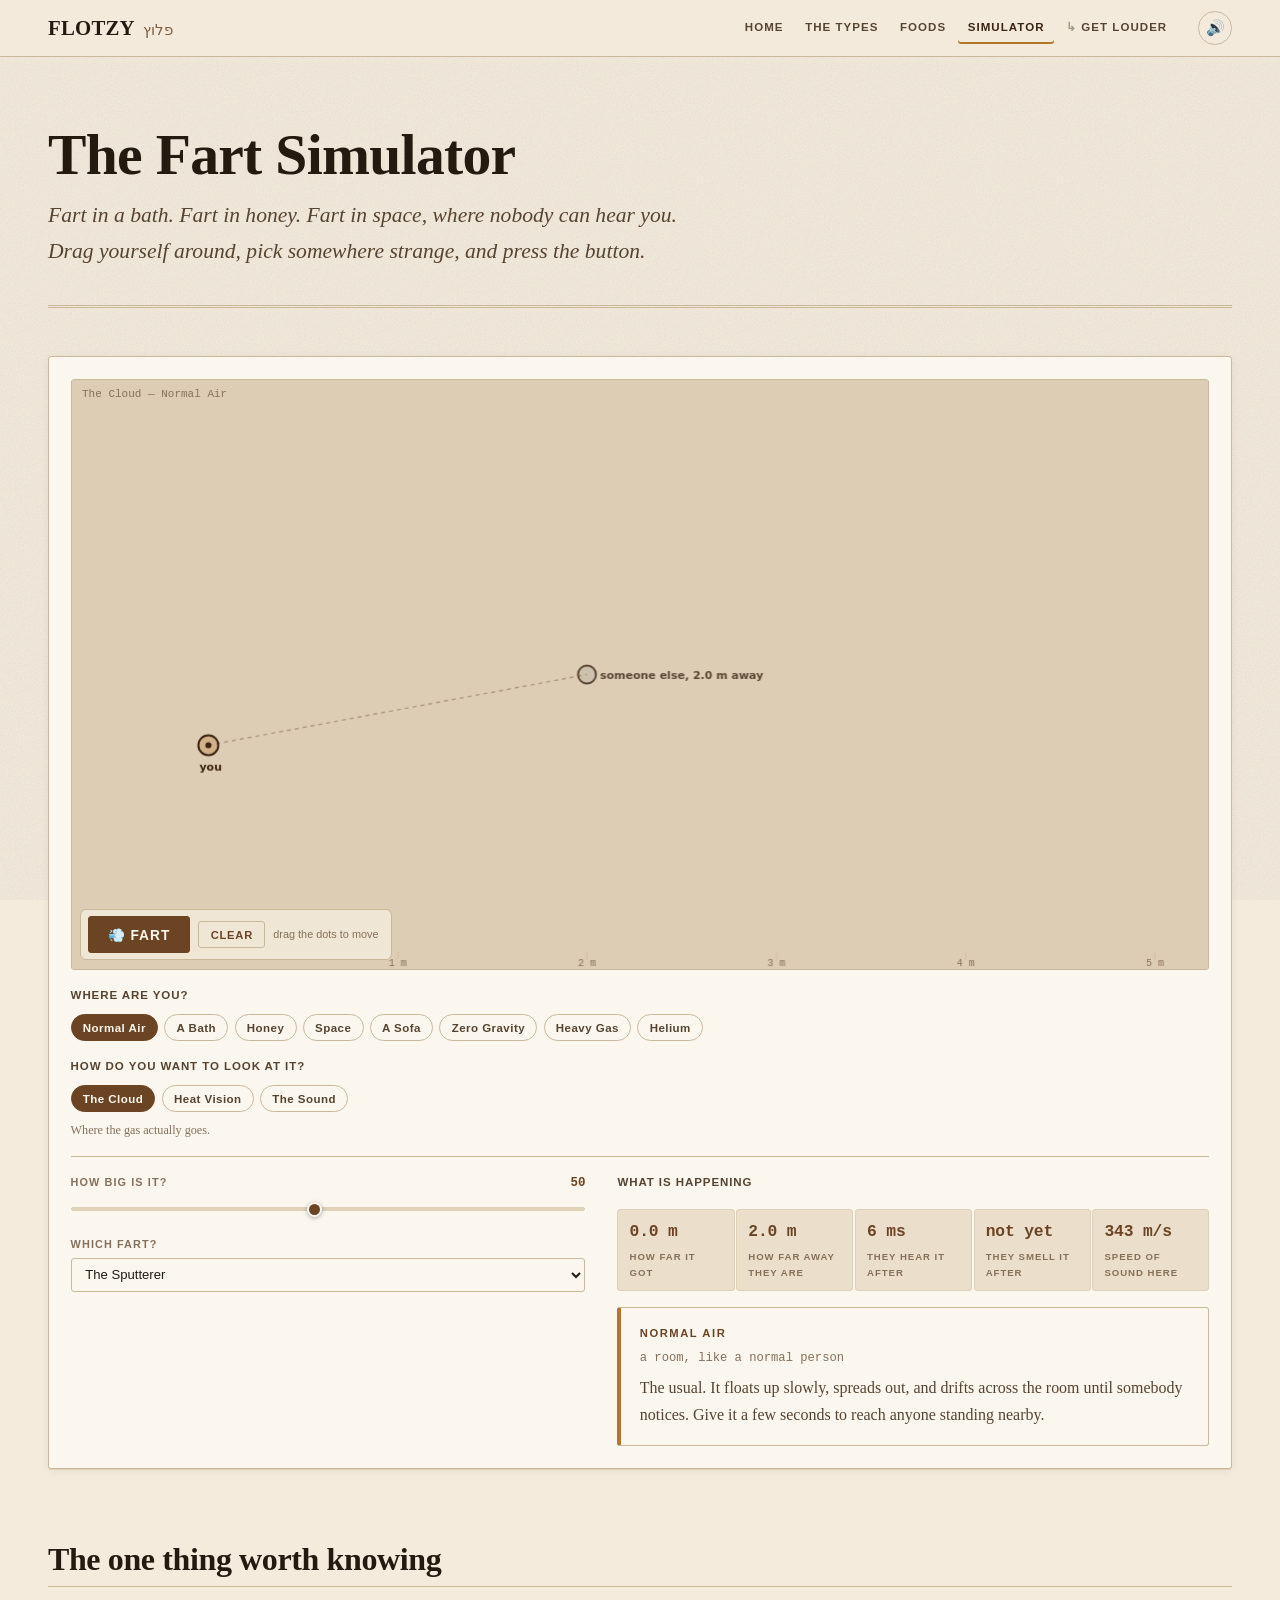
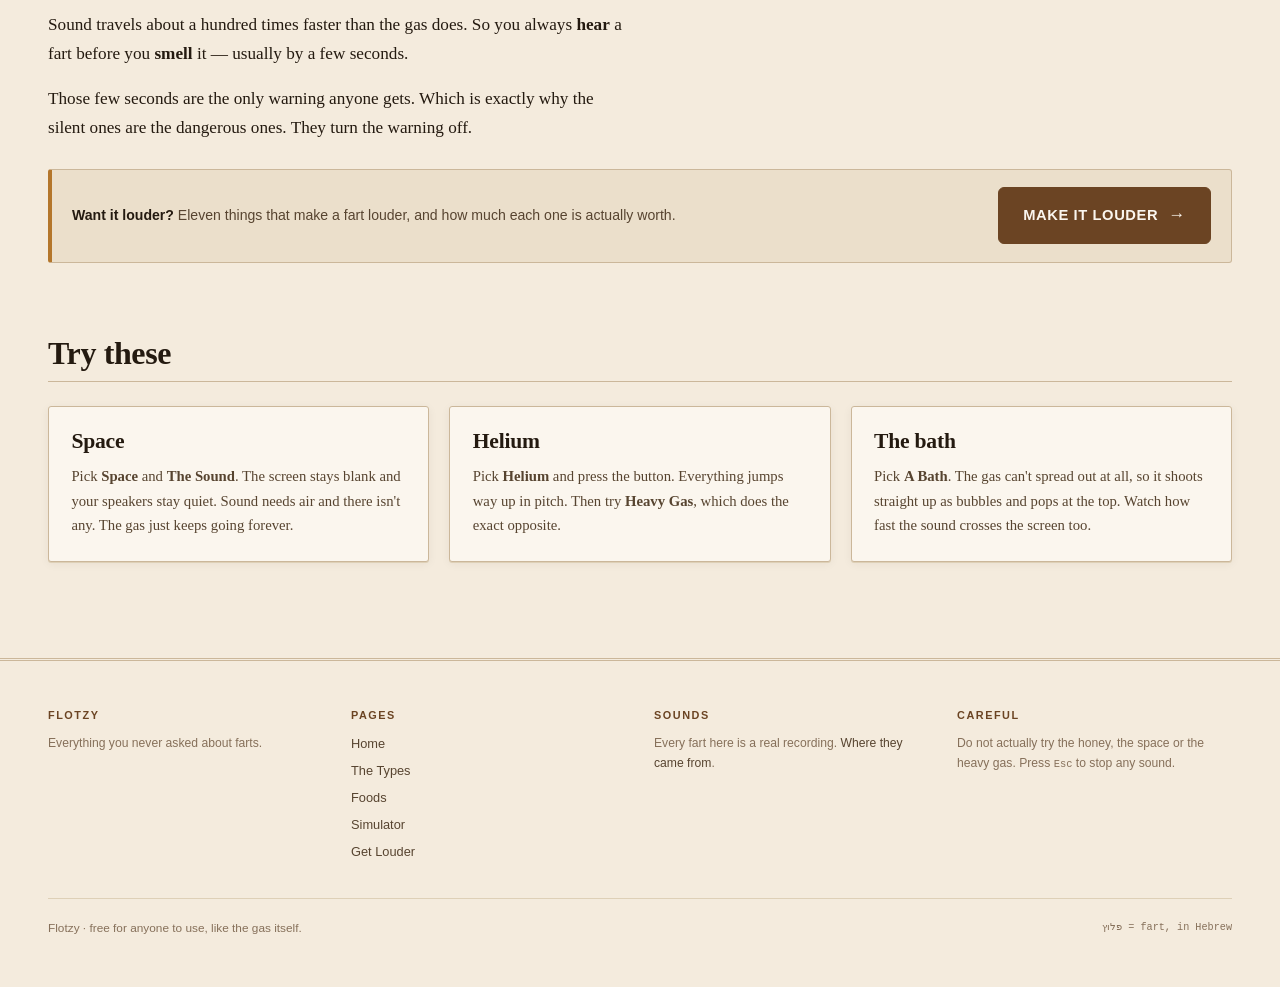
<file: science.html>
<!DOCTYPE html>
<html lang="en">
<head>
<meta charset="UTF-8">
<meta name="viewport" content="width=device-width, initial-scale=1">
<title>Fart Simulator — Flotzy</title>
<meta name="description" content="Fart in a bath, in honey, in space or in a room full of helium, and watch what happens.">
<link rel="icon" href="data:image/svg+xml,%3Csvg xmlns='http://www.w3.org/2000/svg' viewBox='0 0 32 32'%3E%3Crect width='32' height='32' rx='7' fill='%236B4423'/%3E%3Cellipse cx='12' cy='19' rx='7' ry='5.5' fill='%23E1D2B9' opacity='.9'/%3E%3Cellipse cx='21' cy='14' rx='5' ry='4' fill='%23B4762B'/%3E%3Cellipse cx='24' cy='22' rx='3.4' ry='2.7' fill='%23E1D2B9' opacity='.7'/%3E%3C/svg%3E">
<link rel="stylesheet" href="assets/css/paper.css">
</head>
<body>

<a class="skip" href="#main">Skip to content</a>

<header class="topbar">
  <div class="shell topbar__in">
    <a class="wordmark" href="index.html"><b>FLOTZY</b><span class="heb" lang="he" dir="rtl">פלוץ</span></a>
    <nav class="nav" aria-label="Primary">
      <a href="index.html">Home</a>
      <a href="types.html">The Types</a>
      <a href="foods.html">Foods</a>
      <a href="science.html">Simulator</a>
      <a class="sub" href="amplification.html">Get Louder</a>
    </nav>
  </div>
</header>

<main id="main" class="shell paper-body">

  <div class="masthead">
    <h1>The Fart Simulator</h1>
    <p class="subtitle">Fart in a bath. Fart in honey. Fart in space, where nobody can hear you.
      Drag yourself around, pick somewhere strange, and press the button.</p>
  </div>

  <div class="paper-grid section-gap">

    <section class="full" id="sim-section">
      <div class="panel">
        <div class="panel__body flow-md">

          <div class="simwrap">
            <canvas id="sim" aria-label="A fart cloud spreading out"></canvas>
            <div class="simbar">
              <button class="btn btn--fire" id="fireBtn" type="button">💨 Fart</button>
              <button class="btn btn--ghost btn--sm" id="resetBtn" type="button">Clear</button>
              <span class="simbar__hint">drag the dots to move</span>
            </div>
          </div>
          <p id="flash" class="flashmsg" hidden></p>

          <div>
            <div class="ctrl-label">Where are you?</div>
            <div class="chips" id="media"></div>
          </div>

          <div>
            <div class="ctrl-label">How do you want to look at it?</div>
            <div class="chips" id="views"></div>
            <p class="tiny muted" id="viewHint" style="margin-top:.5rem"></p>
          </div>

          <hr class="hr">

          <div class="bench">
            <div class="flow-md">
              <div class="ctrl">
                <label for="size">How big is it? <output>50</output></label>
                <input type="range" id="size" min="5" max="100" step="1" value="50">
              </div>

              <div class="ctrl">
                <label for="fartClass">Which fart?</label>
                <select id="fartClass">
                  <option value="sputterer">The Sputterer</option>
                  <option value="squeaker">The Squeaker</option>
                  <option value="ripper">The Ripper</option>
                  <option value="machinegun">The Machine Gun</option>
                  <option value="crescendo">The Crescendo</option>
                  <option value="marathon">The Marathon</option>
                  <option value="pop">The Pop</option>
                  <option value="afterburner">The Afterburner</option>
                </select>
              </div>

              <p class="tiny muted" id="silentWarn" hidden>
                Space has no air, so there is nothing to carry the sound. Your speakers will stay quiet.
              </p>
            </div>

            <div class="flow-md">
              <div class="ctrl-label">What is happening</div>
              <div class="readouts">
                <div class="readout"><b id="r-spread">—</b><span>how far it got</span></div>
                <div class="readout"><b id="r-gap">—</b><span>how far away they are</span></div>
                <div class="readout"><b id="r-heard">—</b><span>they hear it after</span></div>
                <div class="readout"><b id="r-smelled">—</b><span>they smell it after</span></div>
                <div class="readout"><b id="r-speed">—</b><span>speed of sound here</span></div>
              </div>

              <div class="note note--data">
                <span class="note__title" id="medLabel">Normal Air</span>
                <p class="tiny mono muted" id="medSub" style="margin-bottom:.4rem"></p>
                <span id="medNote"></span>
              </div>
            </div>
          </div>

        </div>
      </div>
    </section>

    <section class="full">
      <h2 class="section-head">The one thing worth knowing</h2>
      <div class="prose flow-md">
        <p>Sound travels about a hundred times faster than the gas does. So you always <b>hear</b> a fart
          before you <b>smell</b> it — usually by a few seconds.</p>
        <p>Those few seconds are the only warning anyone gets. Which is exactly why the silent ones are
          the dangerous ones. They turn the warning off.</p>
      </div>

      <div class="cta">
        <p class="cta__text"><b>Want it louder?</b> Eleven things that make a fart louder, and how much
          each one is actually worth.</p>
        <a class="btn btn--lg" href="amplification.html">Make it louder <span class="arrow">→</span></a>
      </div>
    </section>

    <section class="full">
      <h2 class="section-head">Try these</h2>
      <div class="cards">
        <div class="card">
          <h3>Space</h3>
          <p>Pick <b>Space</b> and <b>The Sound</b>. The screen stays blank and your speakers stay quiet.
            Sound needs air and there isn't any. The gas just keeps going forever.</p>
        </div>
        <div class="card">
          <h3>Helium</h3>
          <p>Pick <b>Helium</b> and press the button. Everything jumps way up in pitch. Then try
            <b>Heavy Gas</b>, which does the exact opposite.</p>
        </div>
        <div class="card">
          <h3>The bath</h3>
          <p>Pick <b>A Bath</b>. The gas can't spread out at all, so it shoots straight up as bubbles
            and pops at the top. Watch how fast the sound crosses the screen too.</p>
        </div>
      </div>
    </section>

  </div>
</main>

<footer class="site-foot">
  <div class="shell">
    <div class="site-foot__grid">
      <div><h4>Flotzy</h4><p class="tiny">Everything you never asked about farts.</p></div>
      <div><h4>Pages</h4><ul>
        <li><a href="index.html">Home</a></li>
        <li><a href="types.html">The Types</a></li>
        <li><a href="foods.html">Foods</a></li>
        <li><a href="science.html">Simulator</a></li>
        <li><a href="amplification.html">Get Louder</a></li>
      </ul></div>
      <div><h4>Sounds</h4><p class="tiny">Every fart here is a real recording.
        <a href="types.html#provenance">Where they came from</a>.</p></div>
      <div><h4>Careful</h4><p class="tiny">Do not actually try the honey, the space or the heavy gas.
        Press <kbd>Esc</kbd> to stop any sound.</p></div>
    </div>
    <div class="site-foot__base">
      <span>Flotzy · free for anyone to use, like the gas itself.</span>
      <span class="mono"><span lang="he" dir="rtl">פלוץ</span> = fart, in Hebrew</span>
    </div>
  </div>
</footer>

<style>
  .simwrap { position: relative; }
  .simbar {
    position: absolute; left: .6rem; bottom: .6rem;
    display: flex; align-items: center; gap: .5rem; flex-wrap: wrap;
    padding: .4rem; border-radius: calc(var(--radius) + 3px);
    background: color-mix(in srgb, var(--paper) 84%, transparent);
    backdrop-filter: blur(8px); -webkit-backdrop-filter: blur(8px);
    border: 1px solid var(--rule);
  }
  .simbar__hint { font-family: var(--sans); font-size: .68rem; color: var(--ink-3); padding-right: .4rem; }
  @media (max-width: 560px) { .simbar__hint { display: none; } }
  .btn--fire { font-size: .86rem; padding: .6rem 1.2rem; }
  #sim { width: 100%; border: 1px solid var(--rule); border-radius: var(--radius); background: var(--paper-2); }
  .ctrl-label {
    font-family: var(--sans); font-size: .72rem; font-weight: 700;
    letter-spacing: .08em; text-transform: uppercase; color: var(--ink-2);
    margin-bottom: .55rem;
  }
  .bench { display: grid; gap: clamp(1rem, 3vw, 2rem); }
  @media (min-width: 860px) { .bench { grid-template-columns: minmax(0, 1fr) minmax(0, 1.15fr); } }
  .flashmsg {
    margin-top: .6rem; padding: .55rem .8rem;
    background: color-mix(in srgb, var(--hazard) 14%, var(--card));
    border: 1px solid var(--hazard); border-radius: var(--radius);
    font-family: var(--sans); font-size: .82rem; font-weight: 600; color: var(--hazard);
  }
</style>

<script src="audio/manifest.js"></script>
<script src="audio/waveforms.js"></script>
<script src="assets/js/player.js"></script>
<script src="assets/js/sim.js"></script>
<script src="assets/js/site.js"></script>
<script src="assets/js/science.js"></script>
</body>
</html>
</file>
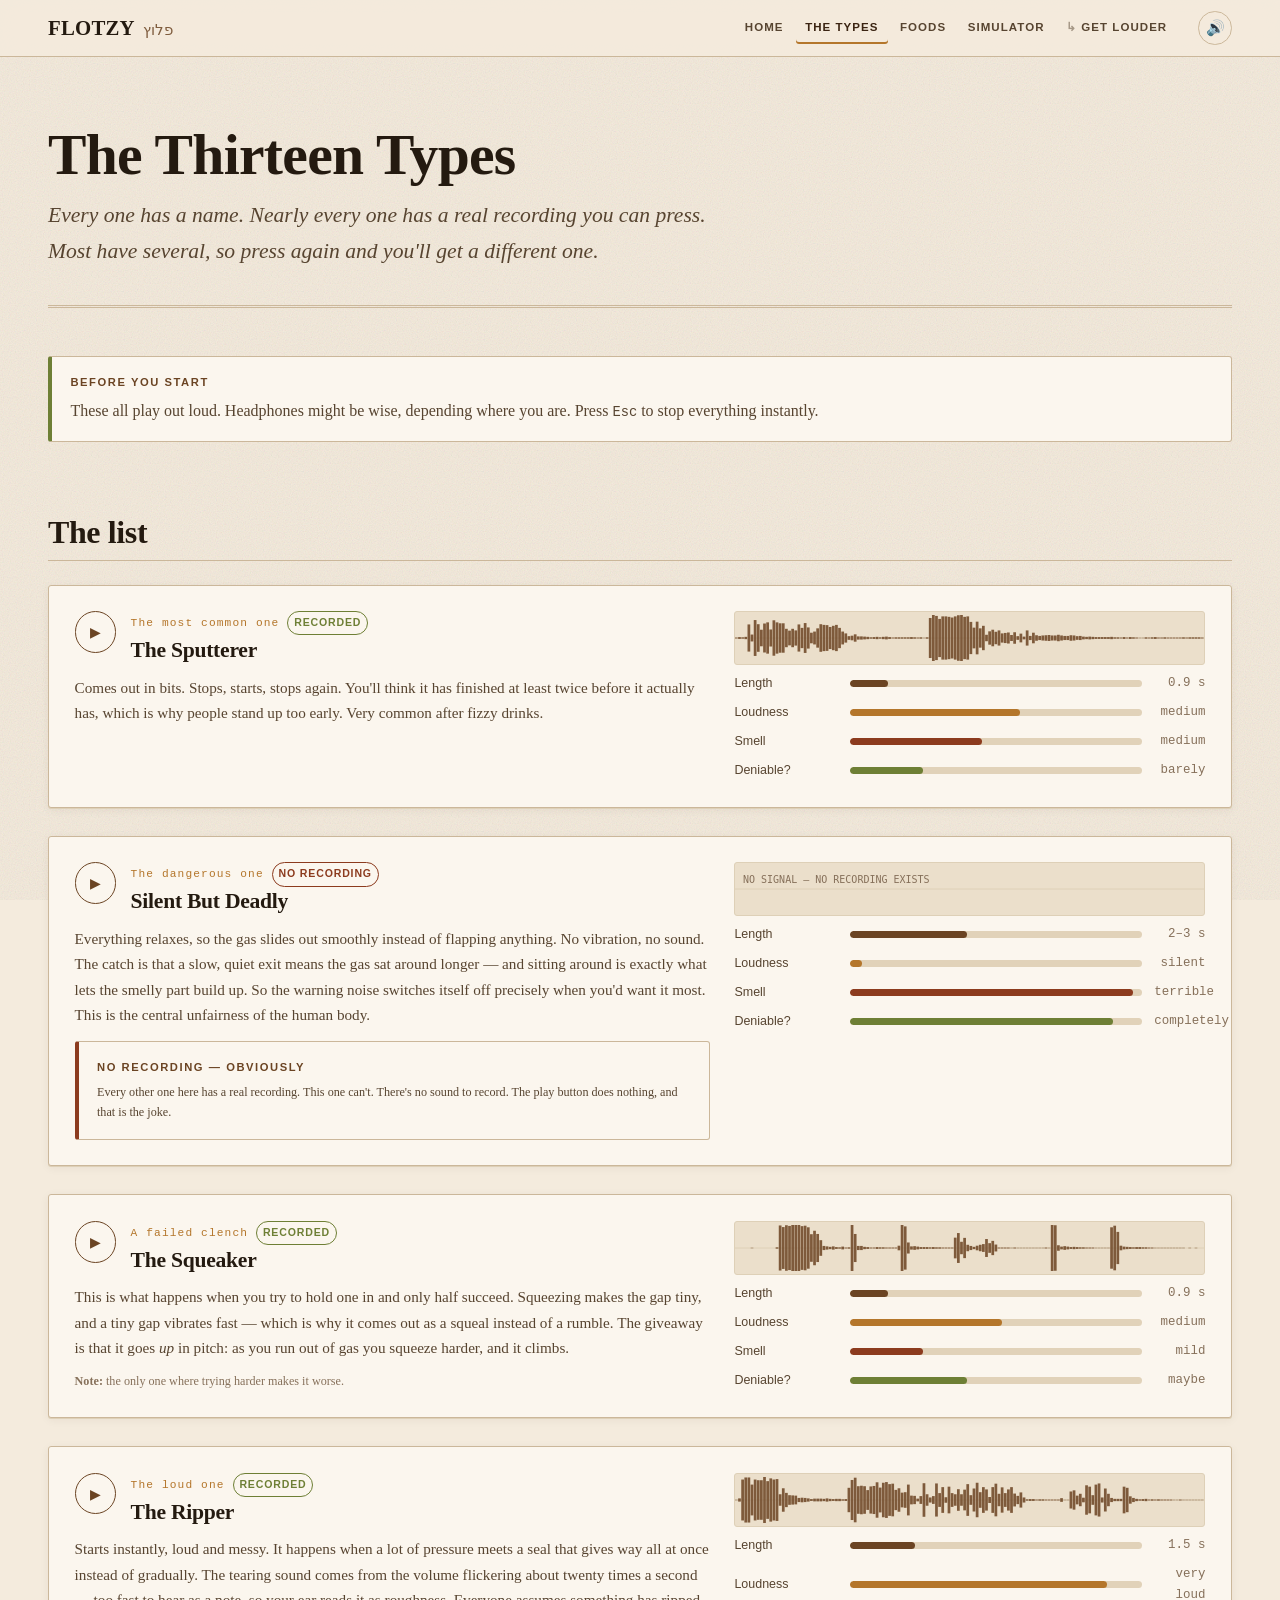
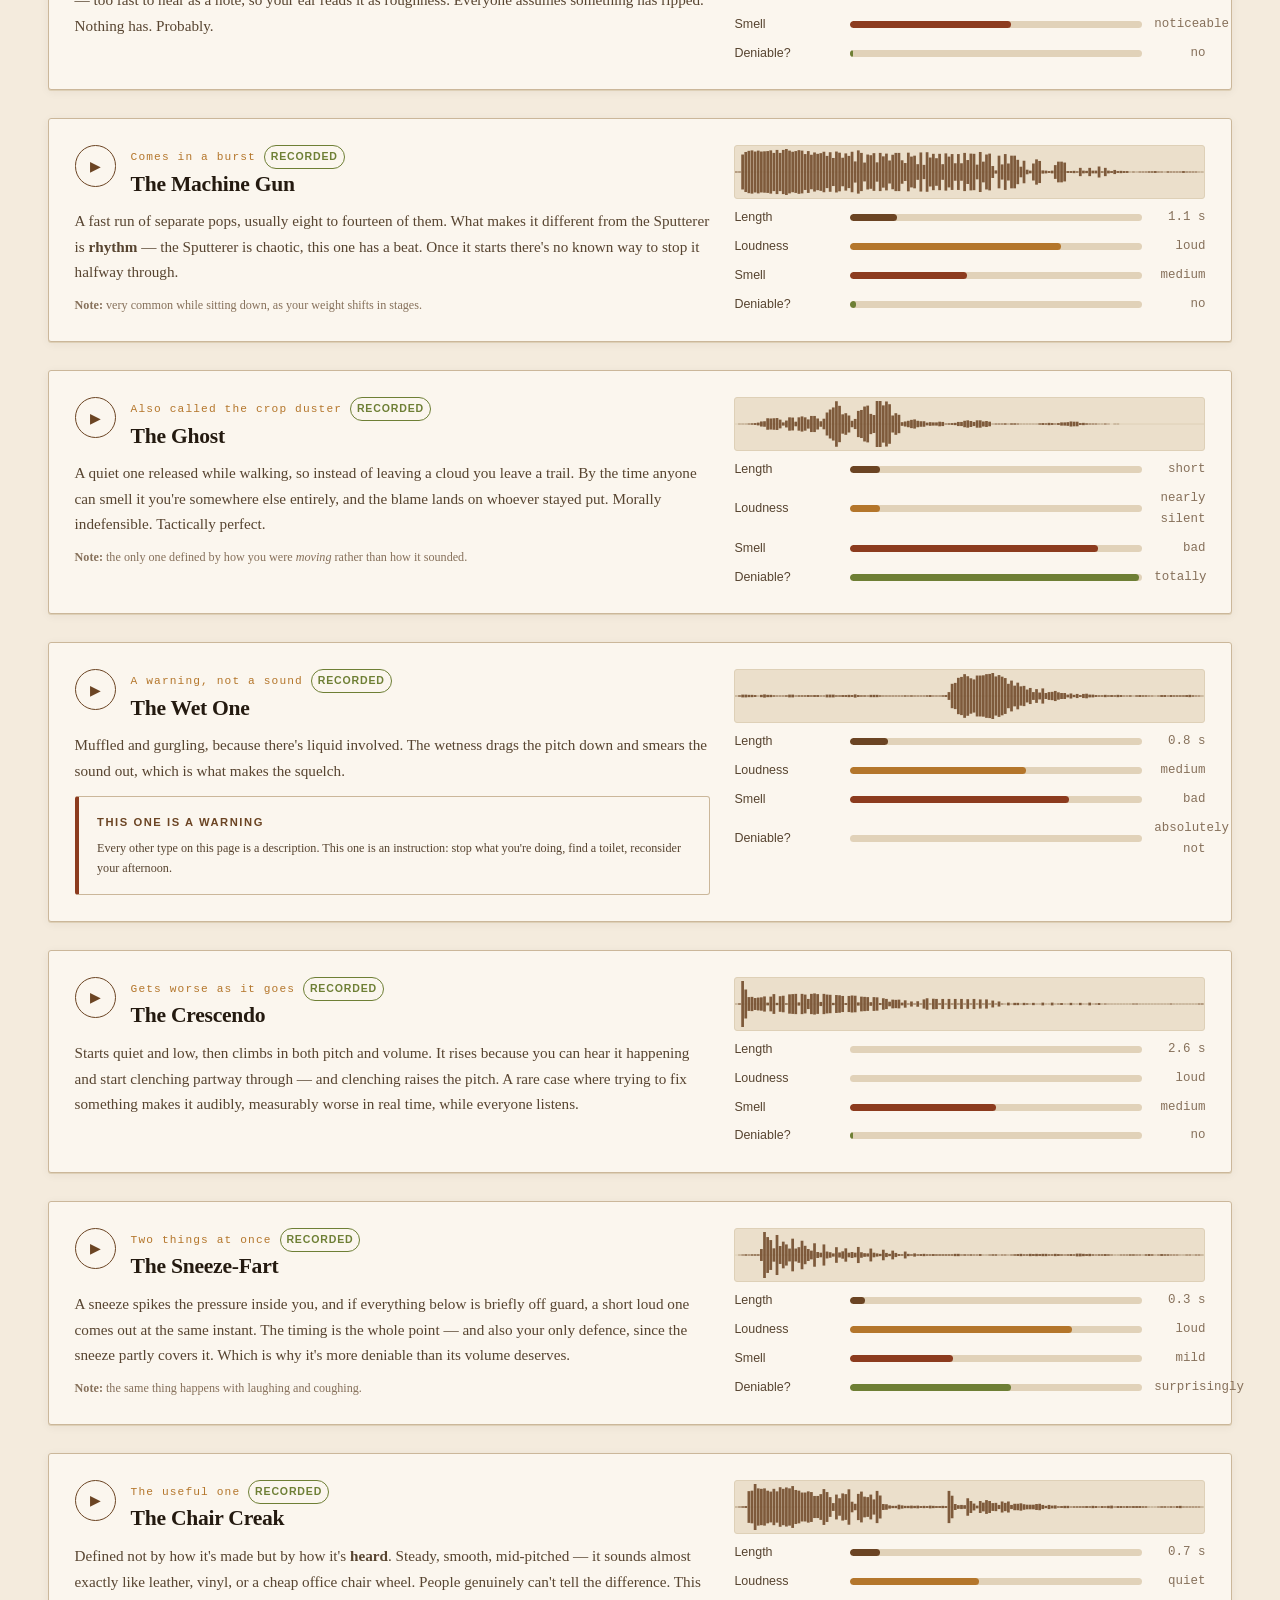
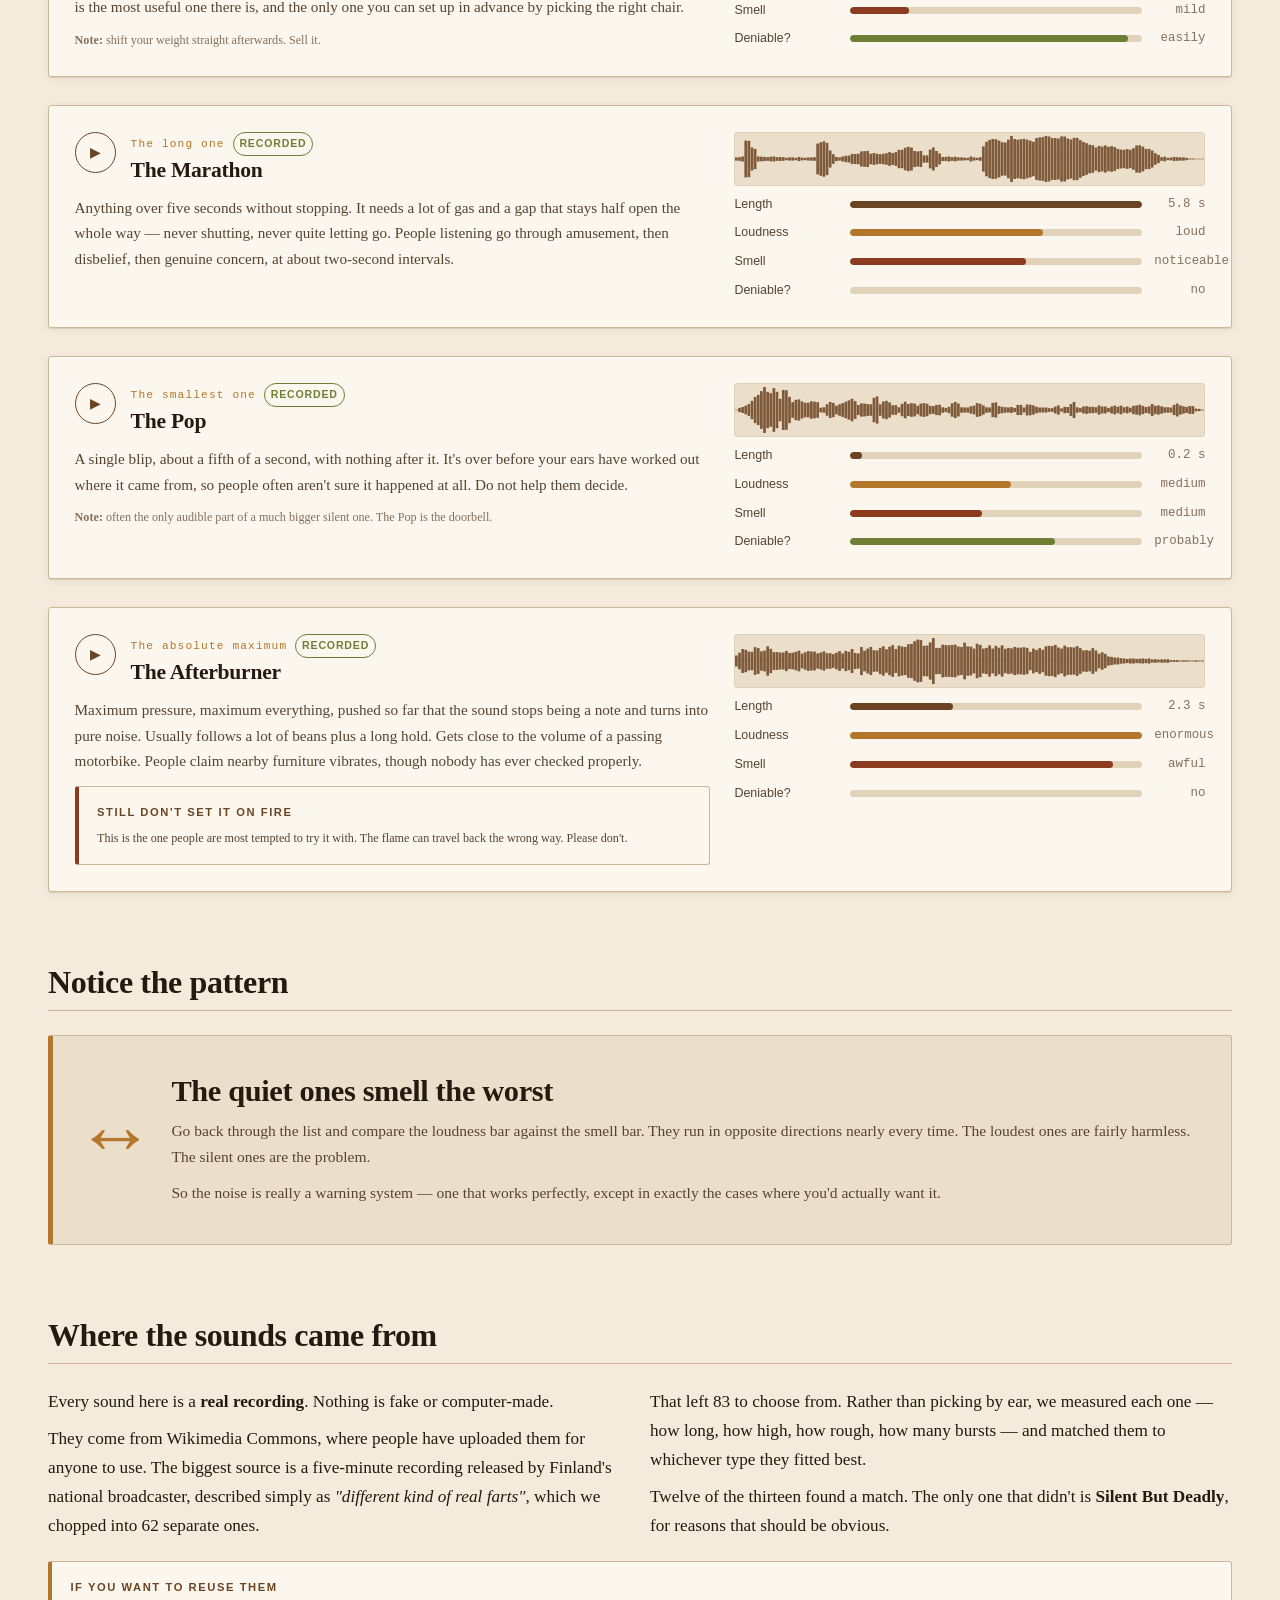
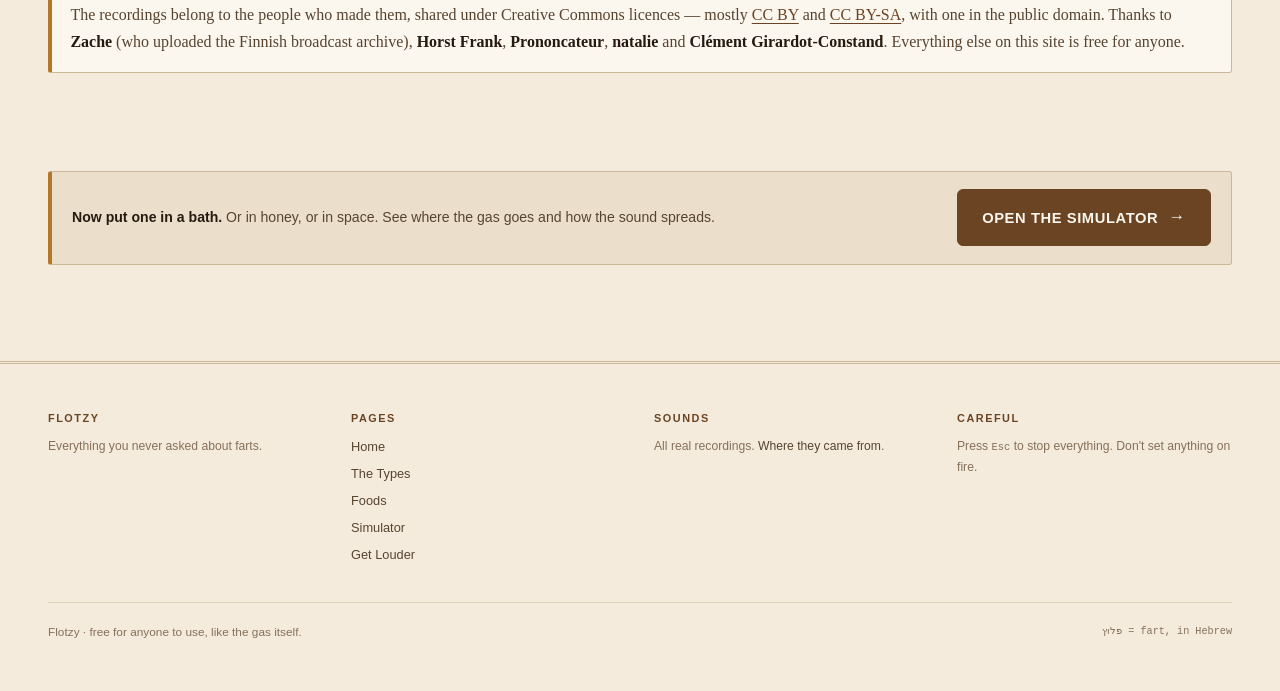
<file: types.html>
<!DOCTYPE html>
<html lang="en">
<head>
<meta charset="UTF-8">
<meta name="viewport" content="width=device-width, initial-scale=1">
<title>The Thirteen Types — Flotzy</title>
<meta name="description" content="Thirteen kinds of fart, explained simply, with real recordings you can play.">
<link rel="icon" href="data:image/svg+xml,%3Csvg xmlns='http://www.w3.org/2000/svg' viewBox='0 0 32 32'%3E%3Crect width='32' height='32' rx='7' fill='%236B4423'/%3E%3Cellipse cx='12' cy='19' rx='7' ry='5.5' fill='%23E1D2B9' opacity='.9'/%3E%3Cellipse cx='21' cy='14' rx='5' ry='4' fill='%23B4762B'/%3E%3Cellipse cx='24' cy='22' rx='3.4' ry='2.7' fill='%23E1D2B9' opacity='.7'/%3E%3C/svg%3E">
<link rel="stylesheet" href="assets/css/paper.css">
</head>
<body>

<a class="skip" href="#main">Skip to content</a>

<header class="topbar">
  <div class="shell topbar__in">
    <a class="wordmark" href="index.html"><b>FLOTZY</b><span class="heb" lang="he" dir="rtl">פלוץ</span></a>
    <nav class="nav" aria-label="Primary">
      <a href="index.html">Home</a>
      <a href="types.html">The Types</a>
      <a href="foods.html">Foods</a>
      <a href="science.html">Simulator</a>
      <a class="sub" href="amplification.html">Get Louder</a>
    </nav>
  </div>
</header>

<main id="main" class="shell paper-body">

  <div class="masthead">
    <h1>The Thirteen Types</h1>
    <p class="subtitle">Every one has a name. Nearly every one has a real recording you can press.
      Most have several, so press again and you'll get a different one.</p>
  </div>

  <div class="paper-grid section-gap">

    <div class="full">
      <div class="note note--tip">
        <span class="note__title">Before you start</span>
        These all play out loud. Headphones might be wise, depending where you are. Press
        <kbd>Esc</kbd> to stop everything instantly.
      </div>
    </div>

    <section class="full">
      <h2 class="section-head">The list</h2>
      <div class="flow-lg" id="specimens">

        <article class="specimen" id="sputterer">
          <div>
            <div class="specimen__head">
              <button class="play" type="button" data-fart="sputterer" aria-label="Play The Sputterer">▶</button>
              <div><div class="specimen__id">The most common one</div><h3>The Sputterer</h3></div>
            </div>
            <p class="specimen__desc">Comes out in bits. Stops, starts, stops again. You'll think it has
              finished at least twice before it actually has, which is why people stand up too early.
              Very common after fizzy drinks.</p>
          </div>
          <div class="specimen__data">
            <canvas class="specimen__wave" data-wave="sputterer" aria-hidden="true"></canvas>
            <div class="meter-row"><span>Length</span><div class="meter" data-v="13" style="--c:var(--brown)"></div><span class="val">0.9 s</span></div>
            <div class="meter-row"><span>Loudness</span><div class="meter" data-v="58" style="--c:var(--ochre)"></div><span class="val">medium</span></div>
            <div class="meter-row"><span>Smell</span><div class="meter" data-v="45" style="--c:var(--hazard)"></div><span class="val">medium</span></div>
            <div class="meter-row"><span>Deniable?</span><div class="meter" data-v="25" style="--c:var(--methane)"></div><span class="val">barely</span></div>
          </div>
        </article>

        <article class="specimen" id="silent">
          <div>
            <div class="specimen__head">
              <button class="play" type="button" data-fart="silent" aria-label="Silent But Deadly has no recording">▶</button>
              <div><div class="specimen__id">The dangerous one</div><h3>Silent But Deadly</h3></div>
            </div>
            <p class="specimen__desc">Everything relaxes, so the gas slides out smoothly instead of
              flapping anything. No vibration, no sound. The catch is that a slow, quiet exit means the
              gas sat around longer — and sitting around is exactly what lets the smelly part build up.
              So the warning noise switches itself off precisely when you'd want it most. This is the
              central unfairness of the human body.</p>
            <div class="note note--warn tiny" style="margin-top:.8rem">
              <span class="note__title">No recording — obviously</span>
              Every other one here has a real recording. This one can't. There's no sound to record.
              The play button does nothing, and that is the joke.
            </div>
          </div>
          <div class="specimen__data">
            <canvas class="specimen__wave" data-wave="silent" aria-hidden="true"></canvas>
            <div class="meter-row"><span>Length</span><div class="meter" data-v="40" style="--c:var(--brown)"></div><span class="val">2–3 s</span></div>
            <div class="meter-row"><span>Loudness</span><div class="meter" data-v="4" style="--c:var(--ochre)"></div><span class="val">silent</span></div>
            <div class="meter-row"><span>Smell</span><div class="meter" data-v="97" style="--c:var(--hazard)"></div><span class="val">terrible</span></div>
            <div class="meter-row"><span>Deniable?</span><div class="meter" data-v="90" style="--c:var(--methane)"></div><span class="val">completely</span></div>
          </div>
        </article>

        <article class="specimen" id="squeaker">
          <div>
            <div class="specimen__head">
              <button class="play" type="button" data-fart="squeaker" aria-label="Play The Squeaker">▶</button>
              <div><div class="specimen__id">A failed clench</div><h3>The Squeaker</h3></div>
            </div>
            <p class="specimen__desc">This is what happens when you try to hold one in and only half
              succeed. Squeezing makes the gap tiny, and a tiny gap vibrates fast — which is why it comes
              out as a squeal instead of a rumble. The giveaway is that it goes <i>up</i> in pitch: as
              you run out of gas you squeeze harder, and it climbs.</p>
            <p class="tiny muted"><b>Note:</b> the only one where trying harder makes it worse.</p>
          </div>
          <div class="specimen__data">
            <canvas class="specimen__wave" data-wave="squeaker" aria-hidden="true"></canvas>
            <div class="meter-row"><span>Length</span><div class="meter" data-v="13" style="--c:var(--brown)"></div><span class="val">0.9 s</span></div>
            <div class="meter-row"><span>Loudness</span><div class="meter" data-v="52" style="--c:var(--ochre)"></div><span class="val">medium</span></div>
            <div class="meter-row"><span>Smell</span><div class="meter" data-v="25" style="--c:var(--hazard)"></div><span class="val">mild</span></div>
            <div class="meter-row"><span>Deniable?</span><div class="meter" data-v="40" style="--c:var(--methane)"></div><span class="val">maybe</span></div>
          </div>
        </article>

        <article class="specimen" id="ripper">
          <div>
            <div class="specimen__head">
              <button class="play" type="button" data-fart="ripper" aria-label="Play The Ripper">▶</button>
              <div><div class="specimen__id">The loud one</div><h3>The Ripper</h3></div>
            </div>
            <p class="specimen__desc">Starts instantly, loud and messy. It happens when a lot of pressure
              meets a seal that gives way all at once instead of gradually. The tearing sound comes from
              the volume flickering about twenty times a second — too fast to hear as a note, so your ear
              reads it as roughness. Everyone assumes something has ripped. Nothing has. Probably.</p>
          </div>
          <div class="specimen__data">
            <canvas class="specimen__wave" data-wave="ripper" aria-hidden="true"></canvas>
            <div class="meter-row"><span>Length</span><div class="meter" data-v="22" style="--c:var(--brown)"></div><span class="val">1.5 s</span></div>
            <div class="meter-row"><span>Loudness</span><div class="meter" data-v="88" style="--c:var(--ochre)"></div><span class="val">very loud</span></div>
            <div class="meter-row"><span>Smell</span><div class="meter" data-v="55" style="--c:var(--hazard)"></div><span class="val">noticeable</span></div>
            <div class="meter-row"><span>Deniable?</span><div class="meter" data-v="1" style="--c:var(--methane)"></div><span class="val">no</span></div>
          </div>
        </article>

        <article class="specimen" id="machinegun">
          <div>
            <div class="specimen__head">
              <button class="play" type="button" data-fart="machinegun" aria-label="Play The Machine Gun">▶</button>
              <div><div class="specimen__id">Comes in a burst</div><h3>The Machine Gun</h3></div>
            </div>
            <p class="specimen__desc">A fast run of separate pops, usually eight to fourteen of them.
              What makes it different from the Sputterer is <b>rhythm</b> — the Sputterer is chaotic,
              this one has a beat. Once it starts there's no known way to stop it halfway through.</p>
            <p class="tiny muted"><b>Note:</b> very common while sitting down, as your weight shifts in
              stages.</p>
          </div>
          <div class="specimen__data">
            <canvas class="specimen__wave" data-wave="machinegun" aria-hidden="true"></canvas>
            <div class="meter-row"><span>Length</span><div class="meter" data-v="16" style="--c:var(--brown)"></div><span class="val">1.1 s</span></div>
            <div class="meter-row"><span>Loudness</span><div class="meter" data-v="72" style="--c:var(--ochre)"></div><span class="val">loud</span></div>
            <div class="meter-row"><span>Smell</span><div class="meter" data-v="40" style="--c:var(--hazard)"></div><span class="val">medium</span></div>
            <div class="meter-row"><span>Deniable?</span><div class="meter" data-v="2" style="--c:var(--methane)"></div><span class="val">no</span></div>
          </div>
        </article>

        <article class="specimen" id="ghost">
          <div>
            <div class="specimen__head">
              <button class="play" type="button" data-fart="ghost" aria-label="Play The Ghost">▶</button>
              <div><div class="specimen__id">Also called the crop duster</div><h3>The Ghost</h3></div>
            </div>
            <p class="specimen__desc">A quiet one released while walking, so instead of leaving a cloud
              you leave a trail. By the time anyone can smell it you're somewhere else entirely, and the
              blame lands on whoever stayed put. Morally indefensible. Tactically perfect.</p>
            <p class="tiny muted"><b>Note:</b> the only one defined by how you were <i>moving</i> rather
              than how it sounded.</p>
          </div>
          <div class="specimen__data">
            <canvas class="specimen__wave" data-wave="ghost" aria-hidden="true"></canvas>
            <div class="meter-row"><span>Length</span><div class="meter" data-v="10" style="--c:var(--brown)"></div><span class="val">short</span></div>
            <div class="meter-row"><span>Loudness</span><div class="meter" data-v="10" style="--c:var(--ochre)"></div><span class="val">nearly silent</span></div>
            <div class="meter-row"><span>Smell</span><div class="meter" data-v="85" style="--c:var(--hazard)"></div><span class="val">bad</span></div>
            <div class="meter-row"><span>Deniable?</span><div class="meter" data-v="99" style="--c:var(--methane)"></div><span class="val">totally</span></div>
          </div>
        </article>

        <article class="specimen" id="wet">
          <div>
            <div class="specimen__head">
              <button class="play" type="button" data-fart="wet" aria-label="Play The Wet One">▶</button>
              <div><div class="specimen__id">A warning, not a sound</div><h3>The Wet One</h3></div>
            </div>
            <p class="specimen__desc">Muffled and gurgling, because there's liquid involved. The wetness
              drags the pitch down and smears the sound out, which is what makes the squelch.</p>
            <div class="note note--warn tiny" style="margin-top:.8rem">
              <span class="note__title">This one is a warning</span>
              Every other type on this page is a description. This one is an instruction: stop what
              you're doing, find a toilet, reconsider your afternoon.
            </div>
          </div>
          <div class="specimen__data">
            <canvas class="specimen__wave" data-wave="wet" aria-hidden="true"></canvas>
            <div class="meter-row"><span>Length</span><div class="meter" data-v="13" style="--c:var(--brown)"></div><span class="val">0.8 s</span></div>
            <div class="meter-row"><span>Loudness</span><div class="meter" data-v="60" style="--c:var(--ochre)"></div><span class="val">medium</span></div>
            <div class="meter-row"><span>Smell</span><div class="meter" data-v="75" style="--c:var(--hazard)"></div><span class="val">bad</span></div>
            <div class="meter-row"><span>Deniable?</span><div class="meter" data-v="0" style="--c:var(--methane)"></div><span class="val">absolutely not</span></div>
          </div>
        </article>

        <article class="specimen" id="crescendo">
          <div>
            <div class="specimen__head">
              <button class="play" type="button" data-fart="crescendo" aria-label="Play The Crescendo">▶</button>
              <div><div class="specimen__id">Gets worse as it goes</div><h3>The Crescendo</h3></div>
            </div>
            <p class="specimen__desc">Starts quiet and low, then climbs in both pitch and volume. It rises
              because you can hear it happening and start clenching partway through — and clenching
              raises the pitch. A rare case where trying to fix something makes it audibly, measurably
              worse in real time, while everyone listens.</p>
          </div>
          <div class="specimen__data">
            <canvas class="specimen__wave" data-wave="crescendo" aria-hidden="true"></canvas>
            <div class="meter-row"><span>Length</span><div class="meter" data-v="40" style="--c:var(--brown)"></div><span class="val">2.6 s</span></div>
            <div class="meter-row"><span>Loudness</span><div class="meter" data-v="82" style="--c:var(--ochre)"></div><span class="val">loud</span></div>
            <div class="meter-row"><span>Smell</span><div class="meter" data-v="50" style="--c:var(--hazard)"></div><span class="val">medium</span></div>
            <div class="meter-row"><span>Deniable?</span><div class="meter" data-v="1" style="--c:var(--methane)"></div><span class="val">no</span></div>
          </div>
        </article>

        <article class="specimen" id="sneezefart">
          <div>
            <div class="specimen__head">
              <button class="play" type="button" data-fart="sneezefart" aria-label="Play The Sneeze Fart">▶</button>
              <div><div class="specimen__id">Two things at once</div><h3>The Sneeze-Fart</h3></div>
            </div>
            <p class="specimen__desc">A sneeze spikes the pressure inside you, and if everything below is
              briefly off guard, a short loud one comes out at the same instant. The timing is the whole
              point — and also your only defence, since the sneeze partly covers it. Which is why it's
              more deniable than its volume deserves.</p>
            <p class="tiny muted"><b>Note:</b> the same thing happens with laughing and coughing.</p>
          </div>
          <div class="specimen__data">
            <canvas class="specimen__wave" data-wave="sneezefart" aria-hidden="true"></canvas>
            <div class="meter-row"><span>Length</span><div class="meter" data-v="5" style="--c:var(--brown)"></div><span class="val">0.3 s</span></div>
            <div class="meter-row"><span>Loudness</span><div class="meter" data-v="76" style="--c:var(--ochre)"></div><span class="val">loud</span></div>
            <div class="meter-row"><span>Smell</span><div class="meter" data-v="35" style="--c:var(--hazard)"></div><span class="val">mild</span></div>
            <div class="meter-row"><span>Deniable?</span><div class="meter" data-v="55" style="--c:var(--methane)"></div><span class="val">surprisingly</span></div>
          </div>
        </article>

        <article class="specimen" id="chaircreak">
          <div>
            <div class="specimen__head">
              <button class="play" type="button" data-fart="chaircreak" aria-label="Play The Chair Creak">▶</button>
              <div><div class="specimen__id">The useful one</div><h3>The Chair Creak</h3></div>
            </div>
            <p class="specimen__desc">Defined not by how it's made but by how it's <b>heard</b>. Steady,
              smooth, mid-pitched — it sounds almost exactly like leather, vinyl, or a cheap office chair
              wheel. People genuinely can't tell the difference. This is the most useful one there is,
              and the only one you can set up in advance by picking the right chair.</p>
            <p class="tiny muted"><b>Note:</b> shift your weight straight afterwards. Sell it.</p>
          </div>
          <div class="specimen__data">
            <canvas class="specimen__wave" data-wave="chaircreak" aria-hidden="true"></canvas>
            <div class="meter-row"><span>Length</span><div class="meter" data-v="10" style="--c:var(--brown)"></div><span class="val">0.7 s</span></div>
            <div class="meter-row"><span>Loudness</span><div class="meter" data-v="44" style="--c:var(--ochre)"></div><span class="val">quiet</span></div>
            <div class="meter-row"><span>Smell</span><div class="meter" data-v="20" style="--c:var(--hazard)"></div><span class="val">mild</span></div>
            <div class="meter-row"><span>Deniable?</span><div class="meter" data-v="95" style="--c:var(--methane)"></div><span class="val">easily</span></div>
          </div>
        </article>

        <article class="specimen" id="marathon">
          <div>
            <div class="specimen__head">
              <button class="play" type="button" data-fart="marathon" aria-label="Play The Marathon">▶</button>
              <div><div class="specimen__id">The long one</div><h3>The Marathon</h3></div>
            </div>
            <p class="specimen__desc">Anything over five seconds without stopping. It needs a lot of gas
              and a gap that stays half open the whole way — never shutting, never quite letting go.
              People listening go through amusement, then disbelief, then genuine concern, at about
              two-second intervals.</p>
          </div>
          <div class="specimen__data">
            <canvas class="specimen__wave" data-wave="marathon" aria-hidden="true"></canvas>
            <div class="meter-row"><span>Length</span><div class="meter" data-v="100" style="--c:var(--brown)"></div><span class="val">5.8 s</span></div>
            <div class="meter-row"><span>Loudness</span><div class="meter" data-v="66" style="--c:var(--ochre)"></div><span class="val">loud</span></div>
            <div class="meter-row"><span>Smell</span><div class="meter" data-v="60" style="--c:var(--hazard)"></div><span class="val">noticeable</span></div>
            <div class="meter-row"><span>Deniable?</span><div class="meter" data-v="0" style="--c:var(--methane)"></div><span class="val">no</span></div>
          </div>
        </article>

        <article class="specimen" id="pop">
          <div>
            <div class="specimen__head">
              <button class="play" type="button" data-fart="pop" aria-label="Play The Pop">▶</button>
              <div><div class="specimen__id">The smallest one</div><h3>The Pop</h3></div>
            </div>
            <p class="specimen__desc">A single blip, about a fifth of a second, with nothing after it.
              It's over before your ears have worked out where it came from, so people often aren't sure
              it happened at all. Do not help them decide.</p>
            <p class="tiny muted"><b>Note:</b> often the only audible part of a much bigger silent one.
              The Pop is the doorbell.</p>
          </div>
          <div class="specimen__data">
            <canvas class="specimen__wave" data-wave="pop" aria-hidden="true"></canvas>
            <div class="meter-row"><span>Length</span><div class="meter" data-v="4" style="--c:var(--brown)"></div><span class="val">0.2 s</span></div>
            <div class="meter-row"><span>Loudness</span><div class="meter" data-v="55" style="--c:var(--ochre)"></div><span class="val">medium</span></div>
            <div class="meter-row"><span>Smell</span><div class="meter" data-v="45" style="--c:var(--hazard)"></div><span class="val">medium</span></div>
            <div class="meter-row"><span>Deniable?</span><div class="meter" data-v="70" style="--c:var(--methane)"></div><span class="val">probably</span></div>
          </div>
        </article>

        <article class="specimen" id="afterburner">
          <div>
            <div class="specimen__head">
              <button class="play" type="button" data-fart="afterburner" aria-label="Play The Afterburner">▶</button>
              <div><div class="specimen__id">The absolute maximum</div><h3>The Afterburner</h3></div>
            </div>
            <p class="specimen__desc">Maximum pressure, maximum everything, pushed so far that the sound
              stops being a note and turns into pure noise. Usually follows a lot of beans plus a long
              hold. Gets close to the volume of a passing motorbike. People claim nearby furniture
              vibrates, though nobody has ever checked properly.</p>
            <div class="note note--warn tiny" style="margin-top:.8rem">
              <span class="note__title">Still don't set it on fire</span>
              This is the one people are most tempted to try it with. The flame can travel back the
              wrong way. Please don't.
            </div>
          </div>
          <div class="specimen__data">
            <canvas class="specimen__wave" data-wave="afterburner" aria-hidden="true"></canvas>
            <div class="meter-row"><span>Length</span><div class="meter" data-v="35" style="--c:var(--brown)"></div><span class="val">2.3 s</span></div>
            <div class="meter-row"><span>Loudness</span><div class="meter" data-v="100" style="--c:var(--ochre)"></div><span class="val">enormous</span></div>
            <div class="meter-row"><span>Smell</span><div class="meter" data-v="90" style="--c:var(--hazard)"></div><span class="val">awful</span></div>
            <div class="meter-row"><span>Deniable?</span><div class="meter" data-v="0" style="--c:var(--methane)"></div><span class="val">no</span></div>
          </div>
        </article>

      </div>
    </section>

    <section class="full">
      <h2 class="section-head">Notice the pattern</h2>
      <div class="bigfact">
        <div class="bigfact__n">↔</div>
        <div>
          <h2>The quiet ones smell the worst</h2>
          <p>Go back through the list and compare the loudness bar against the smell bar. They run in
            opposite directions nearly every time. The loudest ones are fairly harmless. The silent ones
            are the problem.</p>
          <p>So the noise is really a warning system — one that works perfectly, except in exactly the
            cases where you'd actually want it.</p>
        </div>
      </div>
    </section>

    <section class="full" id="provenance">
      <h2 class="section-head">Where the sounds came from</h2>
      <div class="grid-2">
        <div class="prose flow-sm">
          <p>Every sound here is a <b>real recording</b>. Nothing is fake or computer-made.</p>
          <p>They come from Wikimedia Commons, where people have uploaded them for anyone to use. The
            biggest source is a five-minute recording released by Finland's national broadcaster,
            described simply as <i>"different kind of real farts"</i>, which we chopped into 62 separate
            ones.</p>
        </div>
        <div class="prose flow-sm">
          <p>That left 83 to choose from. Rather than picking by ear, we measured each one — how long,
            how high, how rough, how many bursts — and matched them to whichever type they fitted best.</p>
          <p>Twelve of the thirteen found a match. The only one that didn't is <b>Silent But Deadly</b>,
            for reasons that should be obvious.</p>
        </div>
      </div>

      <div class="note note--data" style="margin-top:1.25rem">
        <span class="note__title">If you want to reuse them</span>
        The recordings belong to the people who made them, shared under Creative Commons licences —
        mostly <a href="https://creativecommons.org/licenses/by/3.0/">CC BY</a> and
        <a href="https://creativecommons.org/licenses/by-sa/4.0/">CC BY-SA</a>, with one in the public
        domain. Thanks to <b>Zache</b> (who uploaded the Finnish broadcast archive), <b>Horst Frank</b>,
        <b>Prononcateur</b>, <b>natalie</b> and <b>Clément Girardot-Constand</b>. Everything else on this
        site is free for anyone.
      </div>
    </section>

    <section class="full">
      <div class="cta">
        <p class="cta__text"><b>Now put one in a bath.</b> Or in honey, or in space. See where the gas
          goes and how the sound spreads.</p>
        <a class="btn btn--lg" href="science.html">Open the simulator <span class="arrow">→</span></a>
      </div>
    </section>

  </div>
</main>

<footer class="site-foot">
  <div class="shell">
    <div class="site-foot__grid">
      <div><h4>Flotzy</h4><p class="tiny">Everything you never asked about farts.</p></div>
      <div><h4>Pages</h4><ul>
        <li><a href="index.html">Home</a></li>
        <li><a href="types.html">The Types</a></li>
        <li><a href="foods.html">Foods</a></li>
        <li><a href="science.html">Simulator</a></li>
        <li><a href="amplification.html">Get Louder</a></li>
      </ul></div>
      <div><h4>Sounds</h4><p class="tiny">All real recordings.
        <a href="#provenance">Where they came from</a>.</p></div>
      <div><h4>Careful</h4><p class="tiny">Press <kbd>Esc</kbd> to stop everything. Don't set anything
        on fire.</p></div>
    </div>
    <div class="site-foot__base">
      <span>Flotzy · free for anyone to use, like the gas itself.</span>
      <span class="mono"><span lang="he" dir="rtl">פלוץ</span> = fart, in Hebrew</span>
    </div>
  </div>
</footer>

<style>
  .bigfact {
    display: flex; flex-wrap: wrap; align-items: center; gap: 1.25rem 2rem;
    padding: clamp(1.4rem, 4vw, 2.4rem);
    background: var(--paper-2); border: 1px solid var(--rule);
    border-left: 5px solid var(--ochre); border-radius: var(--radius);
  }
  .bigfact__n {
    font-family: var(--mono); font-weight: 600;
    font-size: clamp(3rem, 2rem + 6vw, 5rem);
    line-height: .9; color: var(--ochre);
  }
  .bigfact > div:last-child { flex: 1 1 20rem; }
  .bigfact h2 { font-size: clamp(1.3rem, 1.1rem + 1vw, 1.9rem); margin-bottom: .5rem; }
  .bigfact p { font-size: .97rem; color: var(--ink-2); }
  .bigfact p + p { margin-top: .6rem; }
</style>

<script src="audio/manifest.js"></script>
<script src="audio/waveforms.js"></script>
<script src="assets/js/player.js"></script>
<script src="assets/js/site.js"></script>
</body>
</html>
</file>
<file: assets/css/paper.css>
/* ============================================================
   FLOTZY — Journal of Applied Flatology
   paper.css — shared design system
   A serious typographic system for an unserious subject.
   ============================================================ */

/* ---------- 1. Tokens ---------- */

:root {
  /* Paper & ink */
  --paper:      #F4EBDD;
  --paper-2:    #EBDFCB;
  --paper-3:    #E1D2B9;
  --card:       #FBF6EE;
  --ink:        #241A10;
  --ink-2:      #574430;
  --ink-3:      #86705A;
  --rule:       #CBB79A;
  --rule-soft:  #DED0B7;

  /* Brand — the brown */
  --brown:      #6B4423;
  --brown-deep: #3B2412;
  --brown-lite: #9A6B39;
  --ochre:      #B4762B;
  --methane:    #6E7F35;
  --sulfur:     #B79B1E;
  --hazard:     #8C3B1E;
  --steam:      #7C8FA0;

  /* Type */
  --serif: "Iowan Old Style", "Palatino Linotype", Palatino, "Book Antiqua",
           Georgia, "Times New Roman", serif;
  --sans:  "Inter", -apple-system, BlinkMacSystemFont, "Segoe UI", Roboto,
           "Helvetica Neue", Arial, sans-serif;
  --mono:  "SFMono-Regular", "Cascadia Mono", Consolas, "Liberation Mono",
           Menlo, monospace;

  /* Metrics */
  --measure: 68ch;
  --gutter: clamp(1.25rem, 4vw, 3rem);
  --shell: 1220px;
  --radius: 3px;

  /* Elevation — paper stacks, it doesn't float */
  --lift-1: 0 1px 0 var(--rule-soft), 0 2px 10px rgba(59, 36, 18, .06);
  --lift-2: 0 1px 0 var(--rule), 0 10px 34px rgba(59, 36, 18, .11);

  color-scheme: light dark;
}

@media (prefers-color-scheme: dark) {
  :root {
    --paper:      #17120D;
    --paper-2:    #1E1811;
    --paper-3:    #2A2118;
    --card:       #201A13;
    --ink:        #F0E4D2;
    --ink-2:      #C3B199;
    --ink-3:      #8E7C66;
    --rule:       #4A3A28;
    --rule-soft:  #33281C;

    --brown:      #C79157;
    --brown-deep: #E0B583;
    --brown-lite: #A87540;
    --ochre:      #DBA24C;
    --methane:    #A6BB5E;
    --sulfur:     #D8BE3C;
    --hazard:     #D97A52;
    --steam:      #9BB0C2;

    --lift-1: 0 1px 0 #00000055, 0 2px 10px rgba(0, 0, 0, .35);
    --lift-2: 0 1px 0 #00000066, 0 12px 34px rgba(0, 0, 0, .5);
  }
}

/* ---------- 2. Reset ---------- */

*, *::before, *::after { box-sizing: border-box; }
* { margin: 0; }

html {
  -webkit-text-size-adjust: 100%;
  scroll-behavior: smooth;
  scroll-padding-top: 5.5rem;
}
@media (prefers-reduced-motion: reduce) {
  html { scroll-behavior: auto; }
  *, *::before, *::after {
    animation-duration: .001ms !important;
    animation-iteration-count: 1 !important;
    transition-duration: .001ms !important;
  }
}

body {
  background: var(--paper);
  color: var(--ink);
  font-family: var(--serif);
  font-size: clamp(1rem, .96rem + .2vw, 1.075rem);
  line-height: 1.68;
  text-rendering: optimizeLegibility;
  -webkit-font-smoothing: antialiased;
  overflow-x: hidden;
}

/* Paper grain */
body::before {
  content: "";
  position: fixed;
  inset: 0;
  z-index: 0;
  pointer-events: none;
  opacity: .5;
  mix-blend-mode: multiply;
  background-image: url("data:image/svg+xml,%3Csvg xmlns='http://www.w3.org/2000/svg' width='180' height='180'%3E%3Cfilter id='n'%3E%3CfeTurbulence type='fractalNoise' baseFrequency='.85' numOctaves='4' stitchTiles='stitch'/%3E%3C/filter%3E%3Crect width='180' height='180' filter='url(%23n)' opacity='.35'/%3E%3C/svg%3E");
}
@media (prefers-color-scheme: dark) {
  body::before { mix-blend-mode: overlay; opacity: .22; }
}

img, svg, canvas { display: block; max-width: 100%; }
canvas { height: auto; }

a { color: var(--brown); text-underline-offset: .16em; text-decoration-thickness: from-font; }
a:hover { color: var(--ochre); }
:focus-visible { outline: 2px solid var(--ochre); outline-offset: 3px; border-radius: 2px; }

::selection { background: color-mix(in srgb, var(--ochre) 32%, transparent); }

/* ---------- 3. Typography ---------- */

h1, h2, h3, h4, h5 {
  font-family: var(--serif);
  font-weight: 600;
  line-height: 1.18;
  letter-spacing: -0.012em;
  text-wrap: balance;
}
h1 { font-size: clamp(2.1rem, 1.5rem + 2.9vw, 3.6rem); }
h2 { font-size: clamp(1.5rem, 1.25rem + 1.15vw, 2rem); }
h3 { font-size: clamp(1.15rem, 1.05rem + .5vw, 1.35rem); }
h4 { font-size: 1.05rem; }

p + p { margin-top: .85em; }

strong { font-weight: 650; }
em { font-style: italic; }

.lede {
  font-size: clamp(1.1rem, 1.02rem + .45vw, 1.3rem);
  line-height: 1.6;
  color: var(--ink-2);
}

.binomial { font-style: italic; color: var(--ink-2); }

.kicker,
.eyebrow {
  font-family: var(--sans);
  font-size: .7rem;
  font-weight: 600;
  letter-spacing: .16em;
  text-transform: uppercase;
  color: var(--brown);
}

.smallcaps {
  font-variant-caps: all-small-caps;
  letter-spacing: .06em;
}

.mono, code, kbd, samp {
  font-family: var(--mono);
  font-size: .86em;
  font-variant-ligatures: none;
}

code:not(pre code) {
  background: var(--paper-2);
  border: 1px solid var(--rule-soft);
  border-radius: var(--radius);
  padding: .08em .34em;
}

.num { font-variant-numeric: tabular-nums lining-nums; }

/* Drop cap */
.dropcap::first-letter {
  float: left;
  font-size: 3.6em;
  line-height: .82;
  padding: .05em .09em 0 0;
  color: var(--brown);
  font-weight: 600;
}

/* ---------- 4. Shell & layout ---------- */

.shell {
  width: min(100% - (var(--gutter) * 2), var(--shell));
  margin-inline: auto;
  position: relative;
  z-index: 1;
}

.prose { max-width: var(--measure); }

/* Tufte-ish: content column + margin column for notes/figures */
.paper-grid {
  display: grid;
  grid-template-columns: minmax(0, var(--measure)) minmax(0, 1fr);
  gap: 0 clamp(1.5rem, 3vw, 3.25rem);
  align-items: start;
}
.paper-grid > * { grid-column: 1; min-width: 0; }
.paper-grid > .marginal { grid-column: 2; }
.paper-grid > .full { grid-column: 1 / -1; }

@media (max-width: 1080px) {
  .paper-grid { grid-template-columns: minmax(0, 1fr); }
  .paper-grid > .marginal,
  .paper-grid > .full { grid-column: 1; }
}

section { scroll-margin-top: 5.5rem; }

.stack > * + * { margin-top: var(--s, 1rem); }
.section-gap > * + * { margin-top: clamp(2.75rem, 6vw, 4.5rem); }

/* Section numbering */
.numbered { counter-reset: sect; }
.numbered > section { counter-increment: sect; counter-reset: sub; }
.numbered > section > h2::before {
  content: counter(sect) ". ";
  color: var(--brown);
  font-variant-numeric: lining-nums;
}
.numbered > section h3 { counter-increment: sub; }
.numbered > section h3::before {
  content: counter(sect) "." counter(sub) "  ";
  color: var(--ink-3);
  font-family: var(--mono);
  font-size: .74em;
  letter-spacing: .02em;
}

.section-head {
  border-bottom: 1px solid var(--rule);
  padding-bottom: .5rem;
  margin-bottom: 1.5rem;
}

/* ---------- 5. Site header ---------- */

.topbar {
  position: sticky;
  top: 0;
  z-index: 60;
  background: color-mix(in srgb, var(--paper) 88%, transparent);
  backdrop-filter: blur(12px) saturate(1.3);
  -webkit-backdrop-filter: blur(12px) saturate(1.3);
  border-bottom: 1px solid var(--rule);
}
.topbar__in {
  display: flex;
  align-items: center;
  gap: 1rem;
  min-height: 3.5rem;
  padding-block: .5rem;
}

.wordmark {
  display: inline-flex;
  align-items: baseline;
  gap: .5rem;
  text-decoration: none;
  color: var(--ink);
  flex: none;
}
.wordmark b {
  font-size: 1.3rem;
  font-weight: 700;
  letter-spacing: .01em;
}
.wordmark .heb {
  font-size: .95rem;
  color: var(--brown);
  opacity: .85;
}

.nav {
  margin-left: auto;
  display: flex;
  align-items: center;
  gap: .15rem;
  flex-wrap: wrap;
  font-family: var(--sans);
  font-size: .78rem;
  font-weight: 500;
  letter-spacing: .04em;
}
.nav a {
  color: var(--ink-2);
  text-decoration: none;
  padding: .42rem .6rem;
  border-radius: var(--radius);
  white-space: nowrap;
  text-transform: uppercase;
  letter-spacing: .09em;
  font-size: .72rem;
  font-weight: 600;
}
.nav a:hover { background: var(--paper-2); color: var(--ink); }
.nav a[aria-current="page"] {
  color: var(--brown-deep);
  box-shadow: inset 0 -2px 0 var(--ochre);
}
@media (prefers-color-scheme: dark) {
  .nav a[aria-current="page"] { color: var(--brown-deep); }
}
.nav a.sub::before {
  content: "↳ ";
  opacity: .5;
}

/* Sound on/off — the escape hatch, since every button farts */
.mutebtn {
  flex: none;
  margin-left: .35rem;
  width: 2.1rem;
  height: 2.1rem;
  display: grid;
  place-items: center;
  font-size: .95rem;
  line-height: 1;
  border-radius: 50%;
  border: 1px solid var(--rule);
  background: transparent;
  cursor: pointer;
  transition: border-color .18s ease, background .18s ease, transform .12s ease;
}
.mutebtn:hover { border-color: var(--brown); background: var(--paper-2); }
.mutebtn:active { transform: scale(.92); }
.mutebtn[aria-pressed="true"] { border-color: var(--hazard); opacity: .75; }

/* ---------- 6. Masthead ---------- */

.masthead {
  border-bottom: 3px double var(--rule);
  padding: clamp(2.25rem, 6vw, 4rem) 0 clamp(1.5rem, 3vw, 2.25rem);
  margin-bottom: clamp(2rem, 5vw, 3rem);
}
.masthead__meta {
  display: flex;
  flex-wrap: wrap;
  gap: .5rem 1.5rem;
  font-family: var(--mono);
  font-size: .7rem;
  letter-spacing: .09em;
  text-transform: uppercase;
  color: var(--ink-3);
  padding-bottom: .9rem;
  margin-bottom: 1.4rem;
  border-bottom: 1px solid var(--rule-soft);
}
.masthead h1 { margin-bottom: .5rem; }
.masthead .subtitle {
  font-size: clamp(1.05rem, .95rem + .5vw, 1.35rem);
  color: var(--ink-2);
  font-style: italic;
  max-width: 62ch;
}

.byline {
  margin-top: 1.4rem;
  font-family: var(--sans);
  font-size: .82rem;
  color: var(--ink-3);
  line-height: 1.55;
}
.byline b { color: var(--ink-2); font-weight: 600; }

/* ---------- 7. Abstract & callouts ---------- */

.abstract {
  background: var(--paper-2);
  border: 1px solid var(--rule);
  border-left: 4px solid var(--brown);
  border-radius: var(--radius);
  padding: clamp(1.15rem, 3vw, 1.75rem);
  font-size: .97em;
}
.abstract h2,
.abstract h3 {
  font-family: var(--sans);
  font-size: .72rem;
  font-weight: 700;
  letter-spacing: .16em;
  text-transform: uppercase;
  color: var(--brown);
  margin-bottom: .6rem;
}
.abstract h2::before { content: none !important; }

.note {
  border: 1px solid var(--rule);
  border-radius: var(--radius);
  background: var(--card);
  padding: 1rem 1.15rem;
  font-size: .93em;
  color: var(--ink-2);
}
.note--warn  { border-left: 4px solid var(--hazard); }
.note--tip   { border-left: 4px solid var(--methane); }
.note--data  { border-left: 4px solid var(--ochre); }
.note b, .note strong { color: var(--ink); }
.note__title {
  font-family: var(--sans);
  font-size: .7rem;
  font-weight: 700;
  letter-spacing: .14em;
  text-transform: uppercase;
  color: var(--brown);
  display: block;
  margin-bottom: .35rem;
}

/* Margin note */
.marginal {
  font-family: var(--sans);
  font-size: .78rem;
  line-height: 1.55;
  color: var(--ink-3);
  border-top: 2px solid var(--rule);
  padding-top: .6rem;
}
@media (max-width: 1080px) {
  .marginal {
    border-top: none;
    border-left: 2px solid var(--rule);
    padding: .1rem 0 .1rem .9rem;
    margin-top: 1.25rem;
  }
}

/* ---------- 8. Figures & tables ---------- */

.paper-body { counter-reset: fig tbl; }

figure {
  border: 1px solid var(--rule);
  border-radius: var(--radius);
  background: var(--card);
  padding: clamp(.9rem, 2.5vw, 1.35rem);
  box-shadow: var(--lift-1);
}
figcaption {
  margin-top: .85rem;
  padding-top: .7rem;
  border-top: 1px solid var(--rule-soft);
  font-family: var(--sans);
  font-size: .78rem;
  line-height: 1.5;
  color: var(--ink-3);
}
figcaption b, figcaption strong { color: var(--ink-2); font-weight: 650; }
figure[data-fig] { counter-increment: fig; }
figure[data-fig] > figcaption::before {
  content: "Fig. " counter(fig) " — ";
  font-weight: 700;
  color: var(--brown);
  letter-spacing: .04em;
}

.table-wrap {
  overflow-x: auto;
  border: 1px solid var(--rule);
  border-radius: var(--radius);
  background: var(--card);
  box-shadow: var(--lift-1);
  -webkit-overflow-scrolling: touch;
}
table {
  width: 100%;
  border-collapse: collapse;
  font-size: .88rem;
  font-family: var(--sans);
}
caption {
  caption-side: top;
  text-align: left;
  padding: .85rem 1rem;
  font-size: .78rem;
  color: var(--ink-3);
  border-bottom: 1px solid var(--rule);
}
caption b { color: var(--brown); }
th, td {
  padding: .6rem .8rem;
  text-align: left;
  border-bottom: 1px solid var(--rule-soft);
  vertical-align: middle;
}
thead th {
  position: sticky;
  top: 0;
  background: var(--paper-2);
  border-bottom: 2px solid var(--rule);
  font-size: .68rem;
  font-weight: 700;
  letter-spacing: .1em;
  text-transform: uppercase;
  color: var(--ink-2);
  white-space: nowrap;
  z-index: 2;
}
tbody tr:last-child td { border-bottom: none; }
tbody tr:hover { background: color-mix(in srgb, var(--ochre) 8%, transparent); }
td.num, th.num { font-family: var(--mono); font-variant-numeric: tabular-nums; text-align: right; }

/* Sortable headers */
th[data-sort] { cursor: pointer; user-select: none; }
th[data-sort]:hover { color: var(--brown); }
th[data-sort]::after {
  content: "⇅";
  opacity: .3;
  margin-left: .35em;
  font-size: .9em;
}
th[aria-sort="ascending"]::after  { content: "↑"; opacity: 1; color: var(--ochre); }
th[aria-sort="descending"]::after { content: "↓"; opacity: 1; color: var(--ochre); }

/* ---------- 9. Data display ---------- */

.metrics {
  display: grid;
  grid-template-columns: repeat(auto-fit, minmax(140px, 1fr));
  gap: 1px;
  background: var(--rule);
  border: 1px solid var(--rule);
  border-radius: var(--radius);
  overflow: hidden;
}
.metric {
  background: var(--card);
  padding: .95rem 1rem;
}
.metric__v {
  font-family: var(--mono);
  font-size: clamp(1.3rem, 1.1rem + .8vw, 1.75rem);
  font-weight: 600;
  line-height: 1.1;
  color: var(--brown);
  font-variant-numeric: tabular-nums;
}
.metric__v small { font-size: .5em; color: var(--ink-3); font-weight: 400; margin-left: .15em; }
.metric__k {
  font-family: var(--sans);
  font-size: .66rem;
  font-weight: 600;
  letter-spacing: .11em;
  text-transform: uppercase;
  color: var(--ink-3);
  margin-top: .35rem;
}

/* Bar meter — set --v (0..100) */
.meter {
  --v: 0;
  --c: var(--brown);
  position: relative;
  height: 7px;
  border-radius: 99px;
  background: var(--paper-3);
  overflow: hidden;
}
.meter::after {
  content: "";
  position: absolute;
  inset: 0 auto 0 0;
  width: calc(var(--v) * 1%);
  background: var(--c);
  border-radius: 99px;
  transition: width .5s cubic-bezier(.2, .7, .3, 1);
}
.meter--sm { height: 5px; }

.meter-row {
  display: grid;
  grid-template-columns: minmax(6.5rem, auto) 1fr 3.2rem;
  align-items: center;
  gap: .75rem;
  font-family: var(--sans);
  font-size: .78rem;
}
.meter-row > span:first-child { color: var(--ink-2); }
.meter-row > .val {
  font-family: var(--mono);
  text-align: right;
  color: var(--ink-3);
  font-variant-numeric: tabular-nums;
}

/* Tags */
.tag {
  display: inline-flex;
  align-items: center;
  gap: .3em;
  font-family: var(--sans);
  font-size: .66rem;
  font-weight: 650;
  letter-spacing: .08em;
  text-transform: uppercase;
  padding: .22em .55em;
  border-radius: 99px;
  border: 1px solid currentColor;
  color: var(--ink-3);
  white-space: nowrap;
}
.tag--brown  { color: var(--brown); }
.tag--ochre  { color: var(--ochre); }
.tag--meth   { color: var(--methane); }
.tag--sulfur { color: var(--sulfur); }
.tag--haz    { color: var(--hazard); }
.tag--steam  { color: var(--steam); }

/* ---------- 10. Cards ---------- */

.cards {
  display: grid;
  grid-template-columns: repeat(auto-fit, minmax(min(100%, 270px), 1fr));
  gap: clamp(.85rem, 2vw, 1.25rem);
}

.card {
  display: flex;
  flex-direction: column;
  gap: .6rem;
  background: var(--card);
  border: 1px solid var(--rule);
  border-radius: var(--radius);
  padding: clamp(1.05rem, 2.5vw, 1.4rem);
  box-shadow: var(--lift-1);
  transition: transform .22s ease, box-shadow .22s ease, border-color .22s ease;
}
a.card { text-decoration: none; color: inherit; }
a.card:hover {
  transform: translateY(-3px);
  box-shadow: var(--lift-2);
  border-color: var(--brown);
}
.card h3 { letter-spacing: -.01em; }
.card p { font-size: .92rem; color: var(--ink-2); }
.card__no {
  font-family: var(--mono);
  font-size: .7rem;
  letter-spacing: .1em;
  color: var(--ochre);
  text-transform: uppercase;
}
.card__go {
  margin-top: auto;
  font-family: var(--sans);
  font-size: .74rem;
  font-weight: 650;
  letter-spacing: .1em;
  text-transform: uppercase;
  color: var(--brown);
}
a.card:hover .card__go { color: var(--ochre); }

/* ---------- 11. Controls ---------- */

.btn {
  display: inline-flex;
  align-items: center;
  justify-content: center;
  gap: .5em;
  font-family: var(--sans);
  font-size: .78rem;
  font-weight: 650;
  letter-spacing: .07em;
  text-transform: uppercase;
  padding: .6rem 1.05rem;
  border-radius: var(--radius);
  border: 1px solid var(--brown);
  background: var(--brown);
  color: #FBF6EE;
  cursor: pointer;
  text-decoration: none;
  transition: background .18s ease, transform .12s ease, box-shadow .18s ease;
  -webkit-tap-highlight-color: transparent;
}
.btn:hover { background: var(--brown-deep); border-color: var(--brown-deep); color: #FBF6EE; }
.btn:active { transform: translateY(1px); }
@media (prefers-color-scheme: dark) {
  .btn { color: #17120D; }
  .btn:hover { color: #17120D; }
}
.btn--ghost {
  background: transparent;
  color: var(--brown);
  border-color: var(--rule);
}
.btn--ghost:hover { background: var(--paper-2); color: var(--brown-deep); border-color: var(--brown); }
.btn--sm { padding: .4rem .7rem; font-size: .7rem; }
.btn[aria-pressed="true"] {
  background: var(--ochre);
  border-color: var(--ochre);
  color: #241A10;
}
.btn:disabled { opacity: .45; cursor: not-allowed; }

.btn-row { display: flex; flex-wrap: wrap; gap: .5rem; align-items: center; }

/* Big section call-to-action — the plain-language route to each part */
.btn--lg {
  font-size: .92rem;
  letter-spacing: .04em;
  padding: .95rem 1.5rem;
  border-radius: calc(var(--radius) + 3px);
  gap: .7em;
}
.btn--lg .arrow { font-size: 1.15em; line-height: 1; transition: transform .2s ease; }
.btn--lg:hover .arrow { transform: translateX(4px); }

.cta {
  display: flex;
  flex-wrap: wrap;
  align-items: center;
  gap: .8rem 1.2rem;
  margin-top: 1.6rem;
  padding: 1.1rem 1.25rem;
  background: var(--paper-2);
  border: 1px solid var(--rule);
  border-left: 4px solid var(--ochre);
  border-radius: var(--radius);
}
.cta__text {
  flex: 1 1 15rem;
  font-family: var(--sans);
  font-size: .88rem;
  line-height: 1.5;
  color: var(--ink-2);
}
.cta__text b { color: var(--ink); font-weight: 650; }

/* Play button */
.play {
  --size: 2.6rem;
  width: var(--size);
  height: var(--size);
  flex: none;
  display: grid;
  place-items: center;
  border-radius: 50%;
  border: 1px solid var(--brown);
  background: transparent;
  color: var(--brown);
  cursor: pointer;
  font-size: .85rem;
  transition: background .18s ease, color .18s ease, transform .12s ease;
}
.play:hover { background: var(--brown); color: var(--card); }
.play:active { transform: scale(.93); }
.play[data-playing="true"] {
  background: var(--ochre);
  border-color: var(--ochre);
  color: #241A10;
  animation: pulse 1s ease-in-out infinite;
}
@keyframes pulse {
  0%, 100% { box-shadow: 0 0 0 0 color-mix(in srgb, var(--ochre) 55%, transparent); }
  60%      { box-shadow: 0 0 0 9px transparent; }
}

/* Sliders */
.ctrl {
  display: grid;
  gap: .3rem;
  font-family: var(--sans);
}
.ctrl > label {
  display: flex;
  justify-content: space-between;
  align-items: baseline;
  gap: .5rem;
  font-size: .68rem;
  font-weight: 650;
  letter-spacing: .1em;
  text-transform: uppercase;
  color: var(--ink-3);
}
.ctrl output {
  font-family: var(--mono);
  font-size: .78rem;
  color: var(--brown);
  letter-spacing: 0;
  text-transform: none;
  font-variant-numeric: tabular-nums;
}
input[type="range"] {
  -webkit-appearance: none;
  appearance: none;
  width: 100%;
  height: 20px;
  background: transparent;
  cursor: pointer;
}
input[type="range"]::-webkit-slider-runnable-track {
  height: 4px;
  border-radius: 99px;
  background: var(--paper-3);
  border: 1px solid var(--rule-soft);
}
input[type="range"]::-moz-range-track {
  height: 4px;
  border-radius: 99px;
  background: var(--paper-3);
  border: 1px solid var(--rule-soft);
}
input[type="range"]::-webkit-slider-thumb {
  -webkit-appearance: none;
  width: 15px;
  height: 15px;
  margin-top: -6px;
  border-radius: 50%;
  background: var(--brown);
  border: 2px solid var(--card);
  box-shadow: 0 1px 4px rgba(0, 0, 0, .3);
}
input[type="range"]::-moz-range-thumb {
  width: 15px;
  height: 15px;
  border: 2px solid var(--card);
  border-radius: 50%;
  background: var(--brown);
  box-shadow: 0 1px 4px rgba(0, 0, 0, .3);
}

select, input[type="text"], input[type="number"] {
  font-family: var(--sans);
  font-size: .82rem;
  color: var(--ink);
  background: var(--card);
  border: 1px solid var(--rule);
  border-radius: var(--radius);
  padding: .45rem .6rem;
}

.switch {
  display: flex;
  align-items: flex-start;
  gap: .7rem;
  padding: .7rem .85rem;
  border: 1px solid var(--rule);
  border-radius: var(--radius);
  background: var(--card);
  cursor: pointer;
  font-family: var(--sans);
  font-size: .85rem;
  transition: border-color .18s ease, background .18s ease;
}
.switch:hover { border-color: var(--brown); }
.switch:has(input:checked) {
  border-color: var(--ochre);
  background: color-mix(in srgb, var(--ochre) 10%, var(--card));
}
.switch input { margin-top: .25rem; accent-color: var(--ochre); flex: none; }
.switch small { display: block; color: var(--ink-3); font-size: .76rem; line-height: 1.45; margin-top: .1rem; }
.switch .gain {
  margin-left: auto;
  font-family: var(--mono);
  font-size: .8rem;
  color: var(--methane);
  font-variant-numeric: tabular-nums;
  flex: none;
}

/* ---------- 12. Panels / lab modules ---------- */

.panel {
  border: 1px solid var(--rule);
  border-radius: var(--radius);
  background: var(--card);
  box-shadow: var(--lift-1);
  overflow: hidden;
}
.panel__bar {
  display: flex;
  align-items: center;
  gap: .75rem;
  flex-wrap: wrap;
  padding: .7rem 1rem;
  background: var(--paper-2);
  border-bottom: 1px solid var(--rule);
  font-family: var(--sans);
  font-size: .7rem;
  font-weight: 650;
  letter-spacing: .12em;
  text-transform: uppercase;
  color: var(--ink-2);
}
.panel__bar .dot {
  width: 7px; height: 7px; border-radius: 50%;
  background: var(--methane);
  box-shadow: 0 0 0 3px color-mix(in srgb, var(--methane) 25%, transparent);
}
.panel__body { padding: clamp(.9rem, 2.5vw, 1.35rem); }

.readouts {
  display: grid;
  grid-template-columns: repeat(auto-fit, minmax(115px, 1fr));
  gap: .1rem;
  font-family: var(--mono);
}
.readout {
  padding: .55rem .7rem;
  background: var(--paper-2);
  border: 1px solid var(--rule-soft);
  border-radius: var(--radius);
}
.readout b {
  display: block;
  font-size: 1.02rem;
  font-weight: 600;
  color: var(--brown);
  font-variant-numeric: tabular-nums;
  letter-spacing: -.01em;
}
.readout span {
  display: block;
  font-family: var(--sans);
  font-size: .6rem;
  font-weight: 650;
  letter-spacing: .1em;
  text-transform: uppercase;
  color: var(--ink-3);
  margin-top: .2rem;
}

.chips { display: flex; flex-wrap: wrap; gap: .4rem; }
.chip {
  font-family: var(--sans);
  font-size: .72rem;
  font-weight: 600;
  letter-spacing: .04em;
  padding: .4rem .7rem;
  border-radius: 99px;
  border: 1px solid var(--rule);
  background: var(--card);
  color: var(--ink-2);
  cursor: pointer;
  transition: all .16s ease;
  white-space: nowrap;
}
.chip:hover { border-color: var(--brown); color: var(--brown); }
.chip[aria-pressed="true"], .chip.is-on {
  background: var(--brown);
  border-color: var(--brown);
  color: var(--card);
}
/* Any control currently sounding, not just .play */
.chip[data-playing="true"],
.btn[data-playing="true"] {
  border-color: var(--ochre);
  color: var(--ochre);
  animation: pulse 1s ease-in-out infinite;
}
@media (prefers-color-scheme: dark) {
  .chip[aria-pressed="true"], .chip.is-on { color: #17120D; }
}

/* ---------- 13. Specimen entries (types page) ---------- */

.specimen {
  display: grid;
  gap: 1rem;
  grid-template-columns: 1fr;
  border: 1px solid var(--rule);
  border-radius: var(--radius);
  background: var(--card);
  padding: clamp(1.1rem, 2.6vw, 1.6rem);
  box-shadow: var(--lift-1);
  scroll-margin-top: 5.5rem;
}
@media (min-width: 760px) {
  .specimen { grid-template-columns: minmax(0, 1.35fr) minmax(0, 1fr); gap: 1.5rem; }
}
.specimen__head { display: flex; align-items: flex-start; gap: .9rem; }
.specimen__id {
  font-family: var(--mono);
  font-size: .7rem;
  letter-spacing: .1em;
  color: var(--ochre);
}
.specimen h3 { margin-top: .15rem; }
.specimen__desc { font-size: .95rem; color: var(--ink-2); margin-top: .7rem; }
.specimen__data { display: grid; gap: .5rem; align-content: start; }
.specimen__wave {
  height: 54px;
  width: 100%;
  border: 1px solid var(--rule-soft);
  border-radius: var(--radius);
  background: var(--paper-2);
}

/* ---------- 14. Footnotes / references ---------- */

.fn {
  font-family: var(--sans);
  font-size: .68em;
  vertical-align: super;
  line-height: 0;
  color: var(--ochre);
  text-decoration: none;
  font-weight: 700;
  padding: 0 .1em;
}
.fn:hover { text-decoration: underline; }

.refs {
  font-size: .82rem;
  line-height: 1.55;
  color: var(--ink-3);
  font-family: var(--sans);
  counter-reset: ref;
  list-style: none;
  padding: 0;
}
.refs li {
  counter-increment: ref;
  padding: .45rem 0 .45rem 2.4rem;
  border-bottom: 1px dotted var(--rule-soft);
  position: relative;
}
.refs li::before {
  content: "[" counter(ref) "]";
  position: absolute;
  left: 0;
  font-family: var(--mono);
  color: var(--ochre);
  font-size: .82em;
}
.refs li:last-child { border-bottom: none; }
.refs i { color: var(--ink-2); }

/* ---------- 15. Footer ---------- */

.site-foot {
  margin-top: clamp(3.5rem, 8vw, 6rem);
  border-top: 3px double var(--rule);
  padding: clamp(2rem, 5vw, 3rem) 0 3rem;
  font-family: var(--sans);
  font-size: .8rem;
  color: var(--ink-3);
}
.site-foot__grid {
  display: grid;
  grid-template-columns: repeat(auto-fit, minmax(min(100%, 190px), 1fr));
  gap: 1.75rem;
}
.site-foot h4 {
  font-family: var(--sans);
  font-size: .68rem;
  font-weight: 700;
  letter-spacing: .14em;
  text-transform: uppercase;
  color: var(--brown);
  margin-bottom: .7rem;
}
.site-foot ul { list-style: none; padding: 0; display: grid; gap: .35rem; }
.site-foot a { color: var(--ink-2); text-decoration: none; }
.site-foot a:hover { color: var(--ochre); text-decoration: underline; }
.site-foot__base {
  margin-top: 2.25rem;
  padding-top: 1.25rem;
  border-top: 1px solid var(--rule-soft);
  display: flex;
  flex-wrap: wrap;
  gap: .75rem 1.5rem;
  justify-content: space-between;
  font-size: .74rem;
}

/* ---------- 16. Utility ---------- */

.hr { border: none; border-top: 1px solid var(--rule); }
.hr--double { border-top: 3px double var(--rule); }
.center { text-align: center; }
.muted { color: var(--ink-3); }
.tiny { font-size: .76rem; }
.nowrap { white-space: nowrap; }
.flow-sm > * + * { margin-top: .55rem; }
.flow-md > * + * { margin-top: 1rem; }
.flow-lg > * + * { margin-top: 1.75rem; }
.grid-2 { display: grid; gap: clamp(.85rem, 2vw, 1.25rem); grid-template-columns: repeat(auto-fit, minmax(min(100%, 280px), 1fr)); }
.sr-only {
  position: absolute; width: 1px; height: 1px; padding: 0;
  margin: -1px; overflow: hidden; clip: rect(0 0 0 0); white-space: nowrap; border: 0;
}
.skip {
  position: absolute; left: .5rem; top: -3rem; z-index: 100;
  background: var(--brown); color: #FBF6EE; padding: .55rem .9rem;
  border-radius: var(--radius); font-family: var(--sans); font-size: .8rem;
  transition: top .2s ease;
}
.skip:focus { top: .5rem; }

/* Print — it *is* a paper, after all */
@media print {
  .topbar, .play, .btn, canvas, .site-foot__grid { display: none !important; }
  body { background: #fff; color: #000; font-size: 10.5pt; }
  body::before { display: none; }
  .shell { width: 100%; }
  figure, .panel, .card { break-inside: avoid; box-shadow: none; }
  a { color: #000; }
}
</file>
